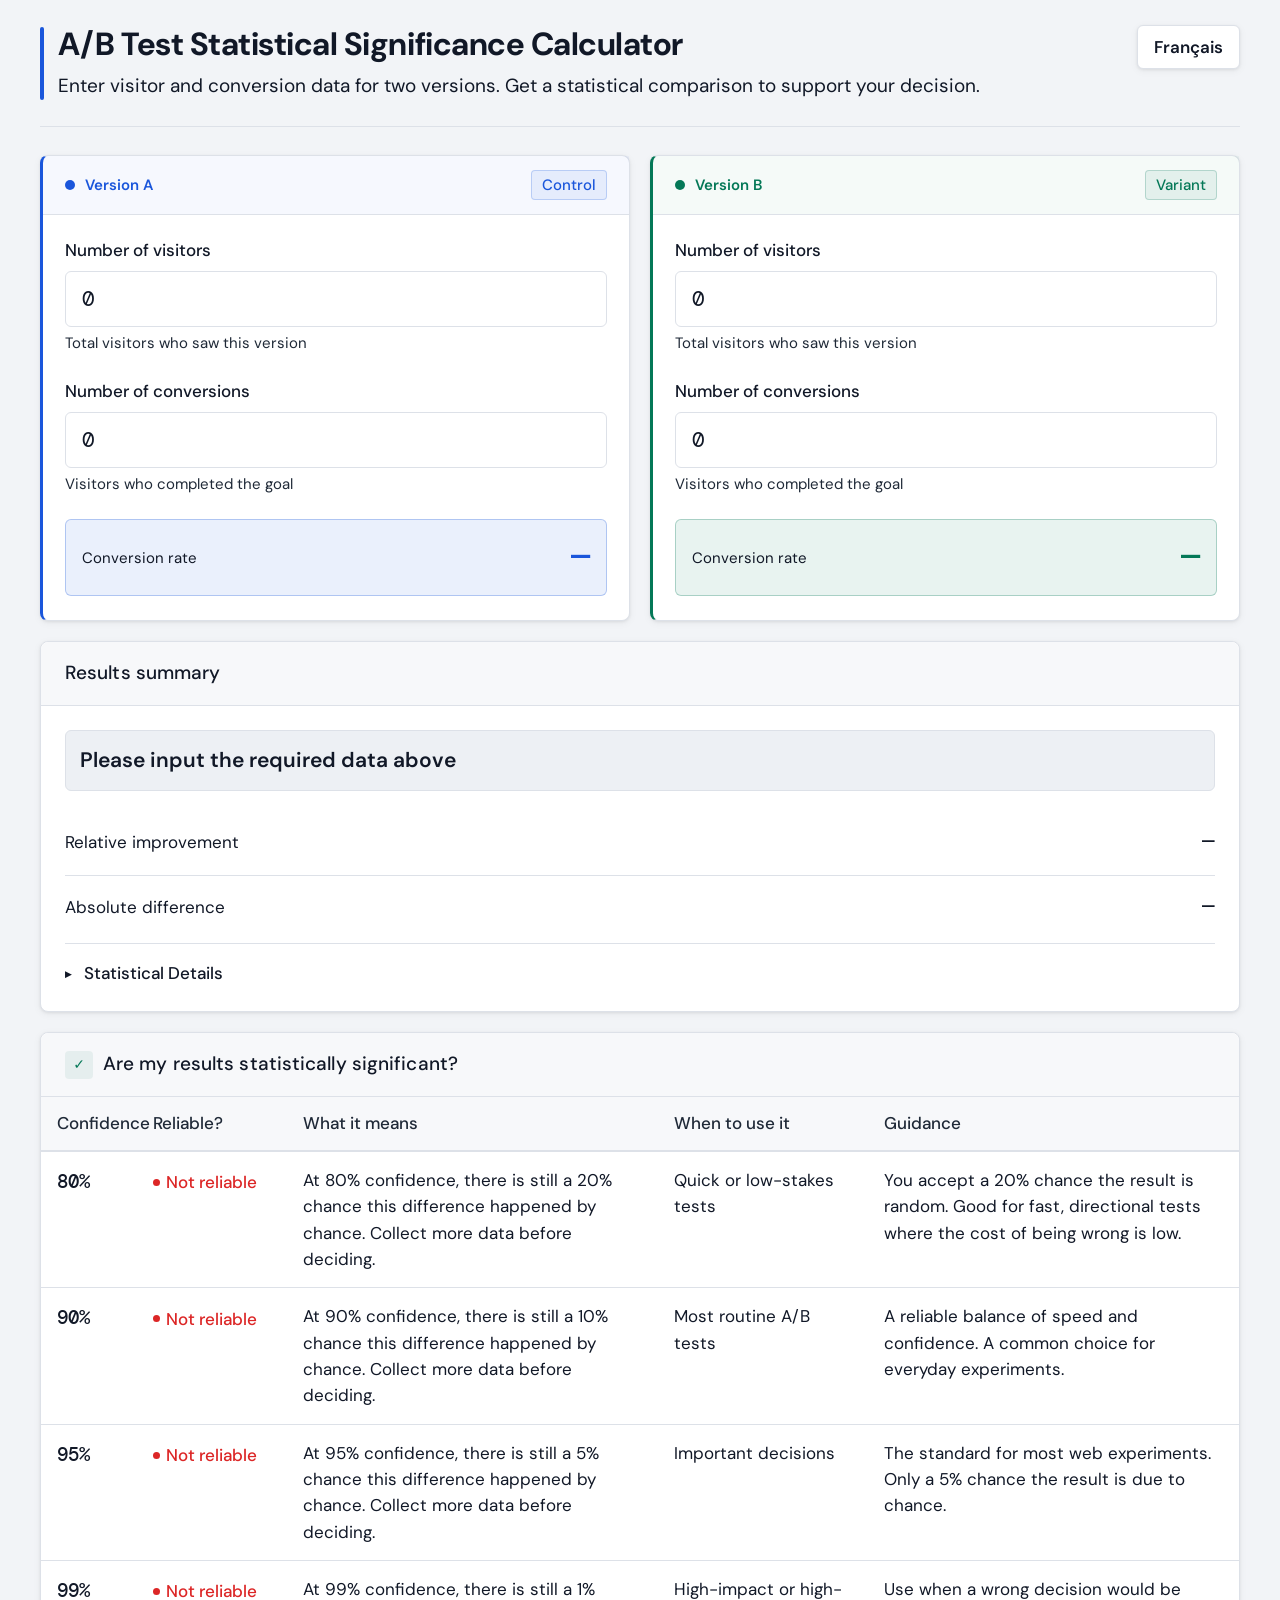
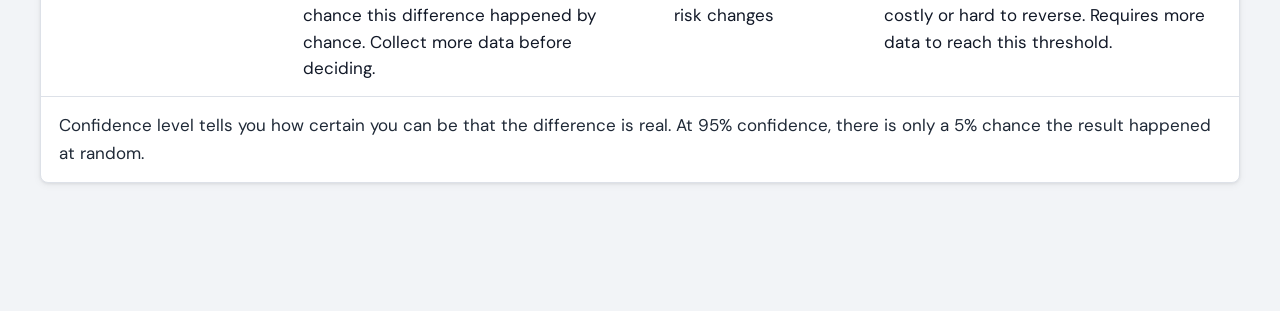
<file: index.html>
<!doctype html>
<html lang="en" data-lang="en">
<head>
  <meta charset="utf-8"/>
  <meta name="viewport" content="width=device-width, initial-scale=1"/>
  <title>A/B Test Statistical Significance Calculator</title>
  <link rel="preconnect" href="https://fonts.googleapis.com">
  <link href="https://fonts.googleapis.com/css2?family=DM+Sans:ital,opsz,wght@0,9..40,300;0,9..40,400;0,9..40,500;0,9..40,600;0,9..40,700;1,9..40,400&family=DM+Mono:wght@400;500&display=swap" rel="stylesheet">
  <link rel="stylesheet" href="css/style.css">
</head>
<body>
  <!-- ══ Main content ══ -->
  <div class="container">

<!-- ══ Tool: Statistical significance calculator ══ -->
    <div class="tool-section" id="ab-test-calculator">

      <div class="tool-section-header">
        <div class="tool-section-title">
          <h1 data-i18n-en>A/B Test Statistical Significance Calculator</h1>
          <h1 data-i18n-fr>Calculateur de signification statistique de test A/B</h1>
          <p data-i18n-en>Enter visitor and conversion data for two versions. Get a statistical comparison to support your decision.</p>
          <p data-i18n-fr>Saisissez les données de visiteurs et de conversions pour deux versions. Obtenez une comparaison statistique pour appuyer votre décision.</p>
        </div>
        <button class="language-toggle" id="lang-toggle" type="button" aria-label="Changer de langue / Switch language">
          <span class="lbl-to-fr">Français</span>
          <span class="lbl-to-en">EN</span>
        </button>
      </div>

      <!-- ══ Inputs ══ -->
      <section class="section versions-grid">

        <!-- Version A (Control) -->
        <div class="version-card version-a">
          <div class="version-bar">
            <span class="version-dot"></span>
            <span class="version-label">Version A</span>
            <span class="version-tag" data-i18n-en>Control</span>
            <span class="version-tag" data-i18n-fr>Témoin</span>
          </div>
          <div class="version-fields">
            <div class="field">
              <label class="field-label" for="visA">
                <span data-i18n-en>Number of visitors</span><span data-i18n-fr>Nombre de visiteurs</span>
              </label>
              <input id="visA" name="visA" type="number" inputmode="numeric" min="0" step="1" value="0"/>
              <span class="field-hint" data-i18n-en>Total visitors who saw this version</span>
              <span class="field-hint" data-i18n-fr>Total des visiteurs ayant vu cette version</span>
            </div>
            <div class="field">
              <label class="field-label" for="convA">
                <span data-i18n-en>Number of conversions</span><span data-i18n-fr>Nombre de conversions</span>
              </label>
              <input id="convA" name="convA" type="number" inputmode="numeric" min="0" step="1" value="0"/>
              <span class="field-hint" data-i18n-en>Visitors who completed the goal</span>
              <span class="field-hint" data-i18n-fr>Visiteurs ayant atteint l'objectif</span>
            </div>
            <div class="rate-badge">
              <span class="rate-badge-label" data-i18n-en>Conversion rate</span>
              <span class="rate-badge-label" data-i18n-fr>Taux de conversion</span>
              <span class="rate-badge-value" id="rateA" aria-live="polite">–</span>
            </div>
          </div>
        </div>

        <!-- Version B (Variant) -->
        <div class="version-card version-b">
          <div class="version-bar">
            <span class="version-dot"></span>
            <span class="version-label">Version B</span>
            <span class="version-tag" data-i18n-en>Variant</span>
            <span class="version-tag" data-i18n-fr>Variante</span>
          </div>
          <div class="version-fields">
            <div class="field">
              <label class="field-label" for="visB">
                <span data-i18n-en>Number of visitors</span><span data-i18n-fr>Nombre de visiteurs</span>
              </label>
              <input id="visB" name="visB" type="number" inputmode="numeric" min="0" step="1" value="0"/>
              <span class="field-hint" data-i18n-en>Total visitors who saw this version</span>
              <span class="field-hint" data-i18n-fr>Total des visiteurs ayant vu cette version</span>
            </div>
            <div class="field">
              <label class="field-label" for="convB">
                <span data-i18n-en>Number of conversions</span><span data-i18n-fr>Nombre de conversions</span>
              </label>
              <input id="convB" name="convB" type="number" inputmode="numeric" min="0" step="1" value="0"/>
              <span class="field-hint" data-i18n-en>Visitors who completed the goal</span>
              <span class="field-hint" data-i18n-fr>Visiteurs ayant atteint l'objectif</span>
            </div>
            <div class="rate-badge">
              <span class="rate-badge-label" data-i18n-en>Conversion rate</span>
              <span class="rate-badge-label" data-i18n-fr>Taux de conversion</span>
              <span class="rate-badge-value" id="rateB" aria-live="polite">–</span>
            </div>
          </div>
        </div>
      </section>

      <!-- ══ Results area ══ -->
      <div id="results-area">

        <section class="section card">
          <div class="card-header">
            <span class="card-title" data-i18n-en>Results summary</span>
            <span class="card-title" data-i18n-fr>Résumé des résultats</span>
          </div>
          <div class="card-body">
            <div class="winner-block tie" id="winner-block">
              <div class="winner-name" id="winner" aria-live="polite">–</div>
              <div class="winner-desc" id="winner-desc">–</div>
            </div>
            <div class="result-row">
              <span class="result-key">
                <span class="tt" tabindex="0"
                  data-tip-title-en="Relative improvement"
                  data-tip-en="How much better (or worse) Version B performs compared to Version A. Formula: (Rate B − Rate A) ÷ Rate A × 100."
                  data-tip-title-fr="Amélioration relative"
                  data-tip-fr="Dans quelle mesure la version B performe mieux (ou moins bien) que la version A. Formule : (Taux B − Taux A) ÷ Taux A × 100.">
                  <span data-i18n-en>Relative improvement</span>
                  <span data-i18n-fr>Amélioration relative</span>
                </span>
              </span>
              <span class="result-val" id="improve" aria-live="polite">–</span>
            </div>
            <div class="result-row">
              <span class="result-key">
                <span class="tt" tabindex="0"
                  data-tip-title-en="Absolute difference (percentage points)"
                  data-tip-en="The raw gap between conversion rates. Example: if Version A converts at 5% and Version B at 7%, the absolute difference is +2.00 pp."
                  data-tip-title-fr="Différence absolue (points de pourcentage)"
                  data-tip-fr="L'écart brut entre les taux de conversion. Exemple : si la version A convertit à 5 % et la version B à 7 %, la différence absolue est de +2,00 pp.">
                  <span data-i18n-en>Absolute difference</span>
                  <span data-i18n-fr>Différence absolue</span>
                </span>
              </span>
              <span class="result-val" id="abs-diff" aria-live="polite">–</span>
            </div>
            <details class="adv-details">
              <summary>
                <span data-i18n-en>&nbsp;Statistical Details</span>
                <span data-i18n-fr>&nbsp;Détails statistiques</span>
              </summary>
              <div class="stat-grid">
                <div class="stat-cell">
                  <div class="stat-cell-label">
                    <span class="tt" tabindex="0"
                      data-tip-title-en="Pooled proportion"
                      data-tip-en="Combined conversion rate across both groups. Used internally to calculate the test statistic."
                      data-tip-title-fr="Proportion groupée"
                      data-tip-fr="Taux de conversion combiné des deux groupes. Utilisé en interne pour calculer la statistique de test.">
                      <span data-i18n-en>Pooled proportion</span><span data-i18n-fr>Proportion groupée</span>
                    </span>
                  </div>
                  <div class="stat-cell-value" id="pooled" aria-live="polite">–</div>
                </div>
                <div class="stat-cell">
                  <div class="stat-cell-label">
                    <span class="tt" tabindex="0"
                      data-tip-title-en="Standard error"
                      data-tip-en="How much random variation we expect in the difference between the two conversion rates."
                      data-tip-title-fr="Erreur standard"
                      data-tip-fr="La variation aléatoire attendue dans la différence entre les deux taux de conversion.">
                      <span data-i18n-en>Standard error</span><span data-i18n-fr>Erreur standard</span>
                    </span>
                  </div>
                  <div class="stat-cell-value" id="se" aria-live="polite">–</div>
                </div>
                <div class="stat-cell">
                  <div class="stat-cell-label">
                    <span class="tt" tabindex="0"
                      data-tip-title-en="Z‑score"
                      data-tip-en="How many standard errors the observed difference is from zero. A larger absolute value means a more reliable result."
                      data-tip-title-fr="Score Z"
                      data-tip-fr="Le nombre d'erreurs standard qui séparent la différence observée de zéro. Une valeur absolue plus grande signifie un résultat plus fiable.">
                      <span data-i18n-en>Z‑score</span><span data-i18n-fr>Score Z</span>
                    </span>
                  </div>
                  <div class="stat-cell-value" id="z" aria-live="polite">–</div>
                </div>
                <div class="stat-cell">
                  <div class="stat-cell-label">
                    <span class="tt" tabindex="0"
                      data-tip-title-en="P‑value"
                      data-tip-en="The chance that a difference this large happened randomly. Below 0.05 is generally considered reliable."
                      data-tip-title-fr="Valeur p"
                      data-tip-fr="La probabilité que cette différence soit due au hasard. En dessous de 0,05 est généralement considéré comme fiable.">
                      <span data-i18n-en>P‑value</span><span data-i18n-fr>Valeur p</span>
                    </span>
                  </div>
                  <div class="stat-cell-value" id="p" aria-live="polite">–</div>
                </div>
              </div>
            </details>
          </div>
        </section>

        <section class="section card">
          <div class="card-header">
            <div class="card-icon green">✓</div>
            <span class="card-title" data-i18n-en>Are my results statistically significant?</span>
            <span class="card-title" data-i18n-fr>Mes résultats sont-ils statistiquement significatifs ?</span>
          </div>
          <div style="overflow-x:auto">
            <table class="interp-table" aria-describedby="interphelp">
              <thead>
                <tr>
                  <th scope="col">
                    <span class="tt" tabindex="0"
                      data-tip-title-en="Confidence level"
                      data-tip-en="How certain you want to be that the difference is real and not due to chance."
                      data-tip-title-fr="Niveau de confiance"
                      data-tip-fr="À quel point vous voulez être certain que la différence est réelle et non due au hasard.">
                      <span data-i18n-en>Confidence</span><span data-i18n-fr>Confiance</span>
                    </span>
                  </th>
                  <th scope="col"><span data-i18n-en>Reliable?</span><span data-i18n-fr>Fiable ?</span></th>
                  <th scope="col"><span data-i18n-en>What it means</span><span data-i18n-fr>Ce que cela signifie</span></th>
                  <th scope="col"><span data-i18n-en>When to use it</span><span data-i18n-fr>Quand l'utiliser</span></th>
                  <th scope="col"><span data-i18n-en>Guidance</span><span data-i18n-fr>Conseils</span></th>
                </tr>
              </thead>
              <tbody id="tbody"></tbody>
            </table>
          </div>
          <div class="interp-help">
            <p id="interphelp">
              <span data-i18n-en>Confidence level tells you how certain you can be that the difference is real. At 95% confidence, there is only a 5% chance the result happened at random.</span>
              <span data-i18n-fr>Le niveau de confiance indique à quel point vous pouvez être certain que la différence est réelle. À 95 % de confiance, il n'y a que 5 % de chance que le résultat soit dû au hasard.</span>
            </p>
          </div>
        </section>

      </div><!-- /results-area -->

    </div><!-- /tool-section -->

  </div><!-- /container -->


<script src="js/script.js"></script>
</body>
</html>
</file>
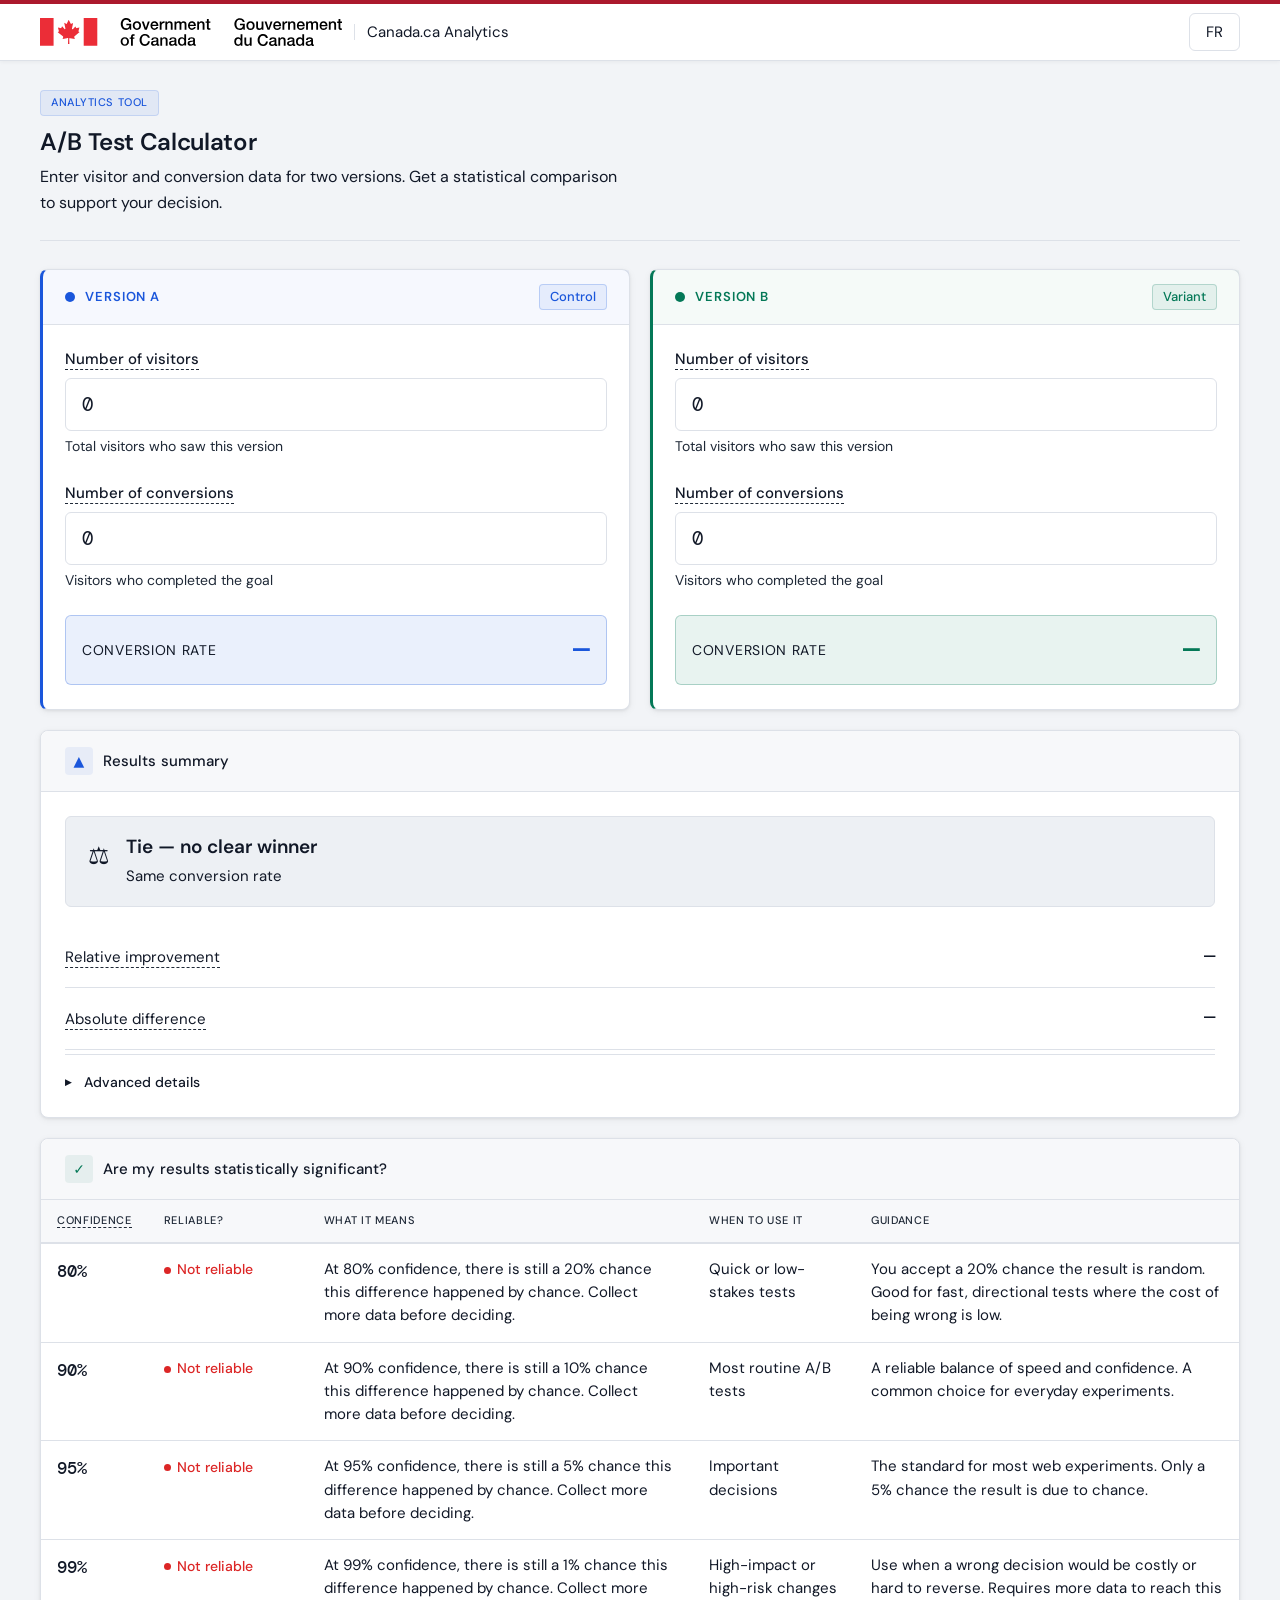
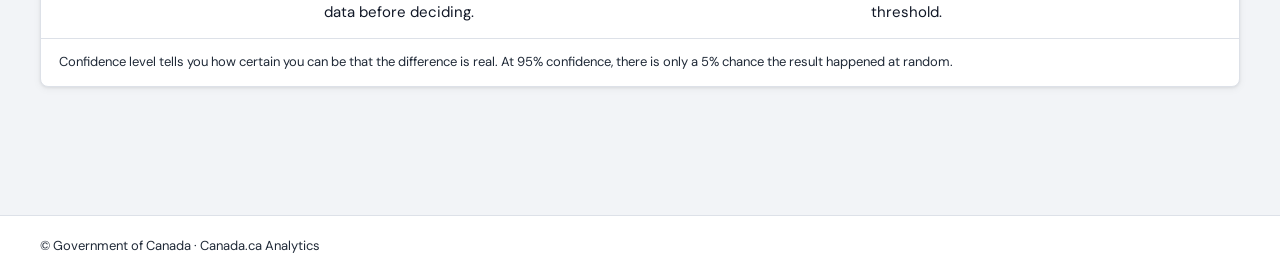
<file: ab-test-calculator.html>
<!doctype html>
<html lang="en" data-lang="en">
<head>
  <meta charset="utf-8"/>
  <meta name="viewport" content="width=device-width, initial-scale=1"/>
  <title>A/B Test Calculator — Canada.ca Analytics</title>
  <link rel="preconnect" href="https://fonts.googleapis.com">
  <link href="https://fonts.googleapis.com/css2?family=DM+Sans:ital,opsz,wght@0,9..40,300;0,9..40,400;0,9..40,500;0,9..40,600;0,9..40,700;1,9..40,400&family=DM+Mono:wght@400;500&display=swap" rel="stylesheet">
  <style>
    :root {
      --bg:           #f2f4f7;
      --surface:      #ffffff;
      --surface-2:    #f7f8fa;
      --surface-3:    #edf0f4;
      --border:       #dde1e8;
      --border-hover: #b8becb;
      --ink:          #111827;
      --ink-2:        #111827;
      --ink-3:        #1f2937;
      --brand:        #1a56db;
      --brand-dim:    rgba(26,86,219,.07);
      --brand-glow:   rgba(26,86,219,.2);
      --green:        #047857;
      --green-dim:    rgba(4,120,87,.07);
      --red:          #dc2626;
      --red-dim:      rgba(220,38,38,.07);
      --focus:        rgba(26,86,219,.25);
      --shadow-card:  0 1px 3px rgba(0,0,0,.07), 0 2px 8px rgba(0,0,0,.05);
      --tooltip-bg:   #ffffff;
      --tooltip-bdr:  #dde1e8;
      --tooltip-ink:        #111827;
      --tooltip-ink-strong: #111827;
      --canada-red:   #ab192d;
      --radius-sm: 4px;
      --radius-md: 6px;
      --radius-lg: 8px;
      --font:      'DM Sans', system-ui, sans-serif;
      --mono:      'DM Mono', ui-monospace, monospace;
      --tr:        140ms cubic-bezier(.2,.8,.4,1);
    }

    *, *::before, *::after { box-sizing: border-box; margin: 0; padding: 0; }
    html, body {
      background: var(--bg); color: var(--ink);
      font-family: var(--font); font-size: 18px; line-height: 1.6;
      min-height: 100vh; -webkit-font-smoothing: antialiased;
    }

    /* ── Site bar ── */
    .site-bar {
      background: var(--surface);
      border-top: 4px solid var(--canada-red);
      border-bottom: 1px solid var(--border);
      position: sticky; top: 0; z-index: 200;
      box-shadow: 0 1px 4px rgba(0,0,0,.05);
    }
    .site-bar-inner {
      padding: 0 40px;
      height: 56px; display: flex; align-items: center; justify-content: space-between; gap: 16px;
    }
    .site-wordmark { display: flex; align-items: center; gap: 12px; text-decoration: none; }
    .site-wordmark-img { height: 28px; width: auto; display: block; flex-shrink: 0; }
    .site-name-divider { width: 1px; height: 16px; background: var(--border); flex-shrink: 0; }
    .site-name-secondary { font-size: 15px; font-weight: 400; color: var(--ink-2); white-space: nowrap; }

    /* ── Layout ── */
    .container { padding: 25px 40px 72px; }

    /* ── Controls ── */
    .controls { display: flex; align-items: center; gap: 8px; flex-shrink: 0; }
    .toggle-btn {
      display: inline-flex; align-items: center; gap: 6px; padding: 8px 16px;
      background: var(--surface); border: 1px solid var(--border); border-radius: var(--radius-md);
      color: var(--ink-2); font-family: var(--font); font-size: 15px; font-weight: 400;
      cursor: pointer; user-select: none; white-space: nowrap;
      transition: background var(--tr), border-color var(--tr), color var(--tr);
    }
    .toggle-btn:hover { background: var(--surface-3); border-color: var(--border-hover); color: var(--ink); }
    .toggle-btn:focus { outline: none; box-shadow: 0 0 0 3px var(--focus); }

    /* Lang label swap */
    #lang-toggle .lbl-to-fr { display: inline; }
    #lang-toggle .lbl-to-en { display: none; }
    [data-lang="fr"] #lang-toggle .lbl-to-fr { display: none; }
    [data-lang="fr"] #lang-toggle .lbl-to-en { display: inline; }

    /* ── i18n ── */
    [data-i18n-fr] { display: none !important; }
    [data-lang="fr"] [data-i18n-en] { display: none !important; }
    [data-lang="fr"] [data-i18n-fr] { display: revert !important; }

    /* ── Breadcrumb ── */
    .breadcrumb { padding: 20px 0; margin-bottom: 32px; border-bottom: 1px solid var(--border); }
    .breadcrumb a {
      font-size: 14px; font-weight: 400; color: var(--brand);
      text-decoration: none; display: inline-flex; align-items: center; gap: 5px;
    }
    .breadcrumb a:hover { text-decoration: underline; }
    .breadcrumb a:focus { outline: 2px solid var(--brand); outline-offset: 2px; border-radius: 2px; }

    /* ── Tool section ── */
    .tool-section { margin-bottom: 56px; }
    .tool-section-header {
      margin-bottom: 28px; padding-bottom: 24px;
      border-bottom: 1px solid var(--border);
    }
    .tool-tag {
      display: inline-block;
      font-size: 11px; font-weight: 500;
      color: var(--brand); background: var(--brand-dim);
      padding: 3px 10px; border-radius: var(--radius-sm);
      border: 1px solid rgba(26,86,219,.15);
      letter-spacing: .05em; text-transform: uppercase;
      margin-bottom: 12px;
    }
    .tool-section-header h1 {
      font-size: 24px; font-weight: 600; color: var(--ink);
      letter-spacing: -.015em; margin-bottom: 8px; line-height: 1.2;
    }
    .tool-section-header p {
      font-size: 16px; font-weight: 400; color: var(--ink-2);
      max-width: 580px; line-height: 1.6; margin: 0;
    }

    /* ── Card ── */
    .card {
      background: var(--surface); border: 1px solid var(--border);
      border-radius: var(--radius-lg); box-shadow: var(--shadow-card); overflow: visible;
      transition: border-color var(--tr);
    }
    .card:hover { border-color: var(--border-hover); }
    .card-header {
      display: flex; align-items: center; gap: 10px;
      padding: 16px 24px; border-bottom: 1px solid var(--border);
      background: var(--surface-2);
      border-radius: var(--radius-lg) var(--radius-lg) 0 0;
    }
    .card-icon { width: 28px; height: 28px; border-radius: var(--radius-sm); display: flex; align-items: center; justify-content: center; font-size: 14px; flex-shrink: 0; }
    .card-icon.blue  { background: var(--brand-dim); color: var(--brand); }
    .card-icon.green { background: var(--green-dim); color: var(--green); }
    .card-icon.gray  { background: var(--surface-3); color: var(--ink-2); }
    .card-title { font-size: 15px; font-weight: 500; color: var(--ink); letter-spacing: .005em; }
    .card-body { padding: 24px; }

    /* ── Grids ── */
    .versions-grid { display: grid; gap: 20px; }
    @media (min-width: 720px) { .versions-grid { grid-template-columns: 1fr 1fr; } }

    /* ── Version cards ── */
    .version-card {
      background: var(--surface); border: 1px solid var(--border);
      border-radius: var(--radius-lg); overflow: visible; box-shadow: var(--shadow-card);
      transition: border-color var(--tr);
    }
    .version-card:hover { border-color: var(--border-hover); }
    .version-card.version-a { border-left: 3px solid var(--brand); }
    .version-card.version-b { border-left: 3px solid var(--green); }
    .version-card.version-a .version-bar { background: rgba(26,86,219,.04); border-bottom: 1px solid var(--border); }
    .version-card.version-b .version-bar { background: rgba(4,120,87,.04); border-bottom: 1px solid var(--border); }
    .version-bar { padding: 14px 22px; display: flex; align-items: center; gap: 10px; }
    .version-dot { width: 10px; height: 10px; border-radius: 50%; flex-shrink: 0; }
    .version-a .version-dot { background: var(--brand); }
    .version-b .version-dot { background: var(--green); }
    .version-label { font-size: 13px; font-weight: 600; letter-spacing: .07em; text-transform: uppercase; }
    .version-a .version-label { color: var(--brand); }
    .version-b .version-label { color: var(--green); }
    .version-tag {
      margin-left: auto; font-size: 13px; font-weight: 500;
      padding: 2px 10px; border-radius: var(--radius-sm);
      border: 1px solid transparent;
    }
    .version-a .version-tag { color: var(--brand); background: var(--brand-dim); border-color: rgba(26,86,219,.22); }
    .version-b .version-tag { color: var(--green); background: var(--green-dim); border-color: rgba(4,120,87,.22); }
    .version-fields { padding: 22px 22px 24px; }

    /* ── Fields ── */
    .field { margin-bottom: 24px; }
    .field:last-child { margin-bottom: 0; }
    .field-label { display: block; font-size: 15px; font-weight: 500; color: var(--ink); margin-bottom: 7px; }
    .field-hint  { display: block; font-size: 14px; font-weight: 400; color: var(--ink-3); margin-top: 6px; line-height: 1.4; }

    input[type=number] {
      width: 100%; padding: 13px 16px;
      background: var(--surface); border: 1.5px solid var(--border);
      border-radius: var(--radius-md); color: var(--ink);
      font-family: var(--mono); font-size: 19px;
      transition: border-color var(--tr), box-shadow var(--tr), background var(--tr);
      -moz-appearance: textfield;
    }
    input[type=number]::-webkit-inner-spin-button,
    input[type=number]::-webkit-outer-spin-button { -webkit-appearance: none; }
    input[type=number]:hover { border-color: var(--border-hover); }
    input[type=number]:focus { outline: none; border-color: var(--brand); background: #fff; box-shadow: 0 0 0 3px var(--focus); }
    input[type=number].err { border-color: rgba(220,38,38,.5); background: rgba(220,38,38,.03); box-shadow: 0 0 0 3px rgba(220,38,38,.12); }

    /* ── Rate badge ── */
    .rate-badge {
      display: flex; align-items: center; justify-content: space-between;
      margin-top: 18px; padding: 12px 16px; border-radius: var(--radius-md);
    }
    .version-a .rate-badge { background: rgba(26,86,219,.09); border: 1px solid rgba(26,86,219,.28); }
    .version-b .rate-badge { background: rgba(4,120,87,.09); border: 1px solid rgba(4,120,87,.28); }
    .rate-badge-label { font-size: 14px; font-weight: 400; color: var(--ink-2); text-transform: uppercase; letter-spacing: .05em; }
    .rate-badge-value { font-family: var(--mono); font-size: 28px; font-weight: 500; letter-spacing: -.01em; }
    .version-a .rate-badge-value { color: var(--brand); }
    .version-b .rate-badge-value { color: var(--green); }

    /* ── Winner block ── */
    .winner-block { border-radius: var(--radius-md); padding: 18px 22px; margin-bottom: 20px; display: flex; align-items: flex-start; gap: 16px; }
    .winner-block.tie            { background: var(--surface-3); border: 1px solid var(--border); }
    .winner-block.version-a-wins { background: var(--brand-dim); border: 1px solid rgba(26,86,219,.2); }
    .winner-block.version-b-wins { background: var(--green-dim); border: 1px solid rgba(4,120,87,.2); }
    .winner-icon { font-size: 24px; flex-shrink: 0; margin-top: 2px; }
    .winner-name { font-size: 19px; font-weight: 600; color: var(--ink); line-height: 1.3; }
    .winner-desc { font-size: 15px; font-weight: 400; color: var(--ink-2); margin-top: 4px; }

    /* ── Result rows ── */
    .result-row { display: flex; align-items: center; justify-content: space-between; padding: 15px 0; border-bottom: 1px solid var(--border); gap: 16px; }
    .result-row:last-child { border-bottom: none; }
    .result-key { font-size: 15px; font-weight: 400; color: var(--ink-2); flex-shrink: 0; }
    .result-val { font-family: var(--mono); font-size: 19px; color: var(--ink); font-weight: 400; text-align: right; }
    .result-val.positive { color: var(--green); }
    .result-val.negative { color: var(--red); }

    /* ── Advanced details ── */
    .adv-details { margin-top: 4px; border-top: 1px solid var(--border); }
    .adv-details summary {
      display: flex; align-items: center; gap: 8px;
      font-size: 14px; font-weight: 500; color: var(--ink);
      cursor: pointer; padding: 16px 0 0;
      list-style: none; user-select: none; transition: color var(--tr);
    }
    .adv-details summary::-webkit-details-marker { display: none; }
    .adv-details summary::before { content: '▶'; font-size: 9px; transition: transform var(--tr); display: inline-block; }
    .adv-details[open] summary::before { transform: rotate(90deg); }
    .adv-details summary:hover { color: var(--ink-2); }
    .adv-details summary:focus { outline: none; color: var(--brand); }

    /* ── Stat grid ── */
    .stat-grid { display: grid; grid-template-columns: 1fr 1fr; gap: 1px; background: var(--border); border-radius: var(--radius-md); overflow: hidden; margin-top: 14px; }
    .stat-cell { background: var(--surface-2); padding: 16px 18px; transition: background var(--tr); }
    .stat-cell:hover { background: var(--surface-3); }
    .stat-cell-label { font-size: 13px; font-weight: 400; color: var(--ink-3); letter-spacing: .05em; margin-bottom: 6px; text-transform: uppercase; }
    .stat-cell-value { font-family: var(--mono); font-size: 17px; font-weight: 400; color: var(--ink); }

    /* ── Interpretation table ── */
    .interp-table { width: 100%; border-collapse: collapse; min-width: 640px; }
    .interp-table thead th { padding: 12px 16px; text-align: left; font-size: 11px; font-weight: 500; letter-spacing: .06em; text-transform: uppercase; color: var(--ink-3); border-bottom: 2px solid var(--border); background: var(--surface-2); }
    .interp-table tbody tr { border-bottom: 1px solid var(--border); transition: background var(--tr); }
    .interp-table tbody tr:last-child { border-bottom: none; }
    .interp-table tbody tr:hover { background: var(--surface-2); }
    .interp-table td { padding: 14px 16px; vertical-align: top; font-size: 15px; color: var(--ink-2); line-height: 1.55; }
    .interp-table td:first-child { font-family: var(--mono); font-size: 17px; font-weight: 500; color: var(--ink); white-space: nowrap; width: 72px; }
    .interp-table td:nth-child(2) { width: 160px; }
    .tsig { display: inline-flex; align-items: center; gap: 6px; font-family: var(--font); font-size: 14px; font-weight: 500; }
    .tsig.ok { color: var(--green); }
    .tsig.no { color: var(--red); }
    .tsig::before { content: ''; width: 7px; height: 7px; border-radius: 50%; background: currentColor; flex-shrink: 0; }

    /* ── Tooltips ── */
    .tt { position: relative; border-bottom: 1px dashed var(--ink-3); cursor: help; }
    .tt:focus { outline: 2px solid var(--brand); border-radius: 2px; }
    .tooltip { position: absolute; left: 0; top: calc(100% + 8px); background: var(--tooltip-bg); border: 1px solid var(--tooltip-bdr); border-radius: var(--radius-md); padding: 12px 14px; max-width: 340px; min-width: 220px; width: max-content; font-size: 13px; line-height: 1.6; color: var(--tooltip-ink); box-shadow: 0 4px 16px rgba(0,0,0,.1); z-index: 100; display: none; white-space: normal; font-family: var(--font); }
    .tooltip .title { font-weight: 600; color: var(--tooltip-ink-strong); display: block; margin-bottom: 4px; font-size: 13px; }
    .tooltip::before { content: ''; position: absolute; left: 12px; top: -5px; width: 8px; height: 8px; background: var(--tooltip-bg); border-left: 1px solid var(--tooltip-bdr); border-top: 1px solid var(--tooltip-bdr); transform: rotate(45deg); }
    .tooltip[data-show="true"] { display: block; }
    @media (max-width: 520px) { .tooltip { max-width: 88vw; } }

    /* ── Spacing ── */
    .section { margin-bottom: 20px; }

    /* ── Site footer ── */
    .site-footer { background: var(--surface); border-top: 1px solid var(--border); }
    .site-footer-inner { padding: 20px 40px; display: flex; align-items: center; justify-content: space-between; gap: 12px; flex-wrap: wrap; }
    .footer-copy { font-size: 13px; font-weight: 400; color: var(--ink-3); }

    /* ── Flash ── */
    @keyframes flash { 0%{opacity:.2} 100%{opacity:1} }
    .updated { animation: flash .3s ease; }
  </style>
</head>
<body>

  <!-- ══ Site bar ══ -->
  <div class="site-bar" role="banner">
    <div class="site-bar-inner">
      <a href="index.html" class="site-wordmark">
        <img src="sig-blk-en.svg" alt="Government of Canada" class="site-wordmark-img"/>
        <span class="site-name-divider" aria-hidden="true"></span>
        <span class="site-name-secondary" data-i18n-en>Canada.ca Analytics</span>
        <span class="site-name-secondary" data-i18n-fr>Analytique Canada.ca</span>
      </a>
      <div class="controls">
        <button class="toggle-btn" id="lang-toggle" aria-label="Changer de langue / Switch language">
          <span class="lbl-to-fr">FR</span>
          <span class="lbl-to-en">EN</span>
        </button>
      </div>
    </div>
  </div>

  <!-- ══ Main content ══ -->
  <div class="container">

<!-- ══ Tool: A/B Test Calculator ══ -->
    <div class="tool-section" id="ab-test-calculator">

      <div class="tool-section-header">
        <span class="tool-tag" data-i18n-en>Analytics tool</span>
        <span class="tool-tag" data-i18n-fr>Outil d'analyse</span>
        <h1 data-i18n-en>A/B Test Calculator</h1>
        <h1 data-i18n-fr>Calculateur de test A/B</h1>
        <p data-i18n-en>Enter visitor and conversion data for two versions. Get a statistical comparison to support your decision.</p>
        <p data-i18n-fr>Saisissez les données de visiteurs et de conversions pour deux versions. Obtenez une comparaison statistique pour appuyer votre décision.</p>
      </div>

      <!-- ══ Inputs ══ -->
      <section class="section versions-grid">

        <!-- Version A (Control) -->
        <div class="version-card version-a">
          <div class="version-bar">
            <span class="version-dot"></span>
            <span class="version-label">Version A</span>
            <span class="version-tag" data-i18n-en>Control</span>
            <span class="version-tag" data-i18n-fr>Témoin</span>
          </div>
          <div class="version-fields">
            <div class="field">
              <label class="field-label" for="visA">
                <span class="tt" tabindex="0"
                  data-tip-title-en="Number of visitors"  data-tip-en="Total number of users who saw this version of the page."
                  data-tip-title-fr="Nombre de visiteurs" data-tip-fr="Nombre total d'utilisateurs ayant vu cette version de la page.">
                  <span data-i18n-en>Number of visitors</span><span data-i18n-fr>Nombre de visiteurs</span>
                </span>
              </label>
              <input id="visA" name="visA" type="number" inputmode="numeric" min="0" step="1" value="0"/>
              <span class="field-hint" data-i18n-en>Total visitors who saw this version</span>
              <span class="field-hint" data-i18n-fr>Total des visiteurs ayant vu cette version</span>
            </div>
            <div class="field">
              <label class="field-label" for="convA">
                <span class="tt" tabindex="0"
                  data-tip-title-en="Number of conversions" data-tip-en="Number of users who completed the goal — for example, a click, sign-up, or purchase."
                  data-tip-title-fr="Nombre de conversions" data-tip-fr="Nombre d'utilisateurs ayant atteint l'objectif — par exemple, un clic, une inscription ou un achat.">
                  <span data-i18n-en>Number of conversions</span><span data-i18n-fr>Nombre de conversions</span>
                </span>
              </label>
              <input id="convA" name="convA" type="number" inputmode="numeric" min="0" step="1" value="0"/>
              <span class="field-hint" data-i18n-en>Visitors who completed the goal</span>
              <span class="field-hint" data-i18n-fr>Visiteurs ayant atteint l'objectif</span>
            </div>
            <div class="rate-badge">
              <span class="rate-badge-label" data-i18n-en>Conversion rate</span>
              <span class="rate-badge-label" data-i18n-fr>Taux de conversion</span>
              <span class="rate-badge-value" id="rateA" aria-live="polite">–</span>
            </div>
          </div>
        </div>

        <!-- Version B (Variant) -->
        <div class="version-card version-b">
          <div class="version-bar">
            <span class="version-dot"></span>
            <span class="version-label">Version B</span>
            <span class="version-tag" data-i18n-en>Variant</span>
            <span class="version-tag" data-i18n-fr>Variante</span>
          </div>
          <div class="version-fields">
            <div class="field">
              <label class="field-label" for="visB">
                <span class="tt" tabindex="0"
                  data-tip-title-en="Number of visitors"  data-tip-en="Total number of users who saw this version of the page."
                  data-tip-title-fr="Nombre de visiteurs" data-tip-fr="Nombre total d'utilisateurs ayant vu cette version de la page.">
                  <span data-i18n-en>Number of visitors</span><span data-i18n-fr>Nombre de visiteurs</span>
                </span>
              </label>
              <input id="visB" name="visB" type="number" inputmode="numeric" min="0" step="1" value="0"/>
              <span class="field-hint" data-i18n-en>Total visitors who saw this version</span>
              <span class="field-hint" data-i18n-fr>Total des visiteurs ayant vu cette version</span>
            </div>
            <div class="field">
              <label class="field-label" for="convB">
                <span class="tt" tabindex="0"
                  data-tip-title-en="Number of conversions" data-tip-en="Number of users who completed the goal — for example, a click, sign-up, or purchase."
                  data-tip-title-fr="Nombre de conversions" data-tip-fr="Nombre d'utilisateurs ayant atteint l'objectif — par exemple, un clic, une inscription ou un achat.">
                  <span data-i18n-en>Number of conversions</span><span data-i18n-fr>Nombre de conversions</span>
                </span>
              </label>
              <input id="convB" name="convB" type="number" inputmode="numeric" min="0" step="1" value="0"/>
              <span class="field-hint" data-i18n-en>Visitors who completed the goal</span>
              <span class="field-hint" data-i18n-fr>Visiteurs ayant atteint l'objectif</span>
            </div>
            <div class="rate-badge">
              <span class="rate-badge-label" data-i18n-en>Conversion rate</span>
              <span class="rate-badge-label" data-i18n-fr>Taux de conversion</span>
              <span class="rate-badge-value" id="rateB" aria-live="polite">–</span>
            </div>
          </div>
        </div>
      </section>

      <!-- ══ Results area ══ -->
      <div id="results-area">

        <section class="section card">
          <div class="card-header">
            <div class="card-icon blue">▲</div>
            <span class="card-title" data-i18n-en>Results summary</span>
            <span class="card-title" data-i18n-fr>Résumé des résultats</span>
          </div>
          <div class="card-body">
            <div class="winner-block tie" id="winner-block">
              <span class="winner-icon" id="winner-icon">⚖️</span>
              <div>
                <div class="winner-name" id="winner" aria-live="polite">–</div>
                <div class="winner-desc" id="winner-desc">–</div>
              </div>
            </div>
            <div class="result-row">
              <span class="result-key">
                <span class="tt" tabindex="0"
                  data-tip-title-en="Relative improvement"
                  data-tip-en="How much better (or worse) Version B performs compared to Version A. Formula: (Rate B − Rate A) ÷ Rate A × 100."
                  data-tip-title-fr="Amélioration relative"
                  data-tip-fr="Dans quelle mesure la version B performe mieux (ou moins bien) que la version A. Formule : (Taux B − Taux A) ÷ Taux A × 100.">
                  <span data-i18n-en>Relative improvement</span>
                  <span data-i18n-fr>Amélioration relative</span>
                </span>
              </span>
              <span class="result-val" id="improve" aria-live="polite">–</span>
            </div>
            <div class="result-row">
              <span class="result-key">
                <span class="tt" tabindex="0"
                  data-tip-title-en="Absolute difference (percentage points)"
                  data-tip-en="The raw gap between conversion rates. Example: if Version A converts at 5% and Version B at 7%, the absolute difference is +2.00 pp."
                  data-tip-title-fr="Différence absolue (points de pourcentage)"
                  data-tip-fr="L'écart brut entre les taux de conversion. Exemple : si la version A convertit à 5 % et la version B à 7 %, la différence absolue est de +2,00 pp.">
                  <span data-i18n-en>Absolute difference</span>
                  <span data-i18n-fr>Différence absolue</span>
                </span>
              </span>
              <span class="result-val" id="abs-diff" aria-live="polite">–</span>
            </div>
            <details class="adv-details">
              <summary>
                <span data-i18n-en>&nbsp;Advanced details</span>
                <span data-i18n-fr>&nbsp;Détails avancés</span>
              </summary>
              <div class="stat-grid">
                <div class="stat-cell">
                  <div class="stat-cell-label">
                    <span class="tt" tabindex="0"
                      data-tip-title-en="Pooled proportion"
                      data-tip-en="Combined conversion rate across both groups. Used internally to calculate the test statistic."
                      data-tip-title-fr="Proportion groupée"
                      data-tip-fr="Taux de conversion combiné des deux groupes. Utilisé en interne pour calculer la statistique de test.">
                      <span data-i18n-en>Pooled proportion</span><span data-i18n-fr>Proportion groupée</span>
                    </span>
                  </div>
                  <div class="stat-cell-value" id="pooled" aria-live="polite">–</div>
                </div>
                <div class="stat-cell">
                  <div class="stat-cell-label">
                    <span class="tt" tabindex="0"
                      data-tip-title-en="Standard error"
                      data-tip-en="How much random variation we expect in the difference between the two conversion rates."
                      data-tip-title-fr="Erreur standard"
                      data-tip-fr="La variation aléatoire attendue dans la différence entre les deux taux de conversion.">
                      <span data-i18n-en>Standard error</span><span data-i18n-fr>Erreur standard</span>
                    </span>
                  </div>
                  <div class="stat-cell-value" id="se" aria-live="polite">–</div>
                </div>
                <div class="stat-cell">
                  <div class="stat-cell-label">
                    <span class="tt" tabindex="0"
                      data-tip-title-en="Z‑score"
                      data-tip-en="How many standard errors the observed difference is from zero. A larger absolute value means a more reliable result."
                      data-tip-title-fr="Score Z"
                      data-tip-fr="Le nombre d'erreurs standard qui séparent la différence observée de zéro. Une valeur absolue plus grande signifie un résultat plus fiable.">
                      <span data-i18n-en>Z‑score</span><span data-i18n-fr>Score Z</span>
                    </span>
                  </div>
                  <div class="stat-cell-value" id="z" aria-live="polite">–</div>
                </div>
                <div class="stat-cell">
                  <div class="stat-cell-label">
                    <span class="tt" tabindex="0"
                      data-tip-title-en="P‑value"
                      data-tip-en="The chance that a difference this large happened randomly. Below 0.05 is generally considered reliable."
                      data-tip-title-fr="Valeur p"
                      data-tip-fr="La probabilité que cette différence soit due au hasard. En dessous de 0,05 est généralement considéré comme fiable.">
                      <span data-i18n-en>P‑value</span><span data-i18n-fr>Valeur p</span>
                    </span>
                  </div>
                  <div class="stat-cell-value" id="p" aria-live="polite">–</div>
                </div>
              </div>
            </details>
          </div>
        </section>

        <section class="section card">
          <div class="card-header">
            <div class="card-icon green">✓</div>
            <span class="card-title" data-i18n-en>Are my results statistically significant?</span>
            <span class="card-title" data-i18n-fr>Mes résultats sont-ils statistiquement significatifs ?</span>
          </div>
          <div style="overflow-x:auto">
            <table class="interp-table" aria-describedby="interphelp">
              <thead>
                <tr>
                  <th scope="col">
                    <span class="tt" tabindex="0"
                      data-tip-title-en="Confidence level"
                      data-tip-en="How certain you want to be that the difference is real and not due to chance."
                      data-tip-title-fr="Niveau de confiance"
                      data-tip-fr="À quel point vous voulez être certain que la différence est réelle et non due au hasard.">
                      <span data-i18n-en>Confidence</span><span data-i18n-fr>Confiance</span>
                    </span>
                  </th>
                  <th scope="col"><span data-i18n-en>Reliable?</span><span data-i18n-fr>Fiable ?</span></th>
                  <th scope="col"><span data-i18n-en>What it means</span><span data-i18n-fr>Ce que cela signifie</span></th>
                  <th scope="col"><span data-i18n-en>When to use it</span><span data-i18n-fr>Quand l'utiliser</span></th>
                  <th scope="col"><span data-i18n-en>Guidance</span><span data-i18n-fr>Conseils</span></th>
                </tr>
              </thead>
              <tbody id="tbody"></tbody>
            </table>
          </div>
          <div style="padding:13px 18px;border-top:1px solid var(--border)">
            <p id="interphelp" style="font-size:13px;color:var(--ink-3);line-height:1.6">
              <span data-i18n-en>Confidence level tells you how certain you can be that the difference is real. At 95% confidence, there is only a 5% chance the result happened at random.</span>
              <span data-i18n-fr>Le niveau de confiance indique à quel point vous pouvez être certain que la différence est réelle. À 95 % de confiance, il n'y a que 5 % de chance que le résultat soit dû au hasard.</span>
            </p>
          </div>
        </section>

      </div><!-- /results-area -->

    </div><!-- /tool-section -->

  </div><!-- /container -->

  <footer class="site-footer" role="contentinfo">
    <div class="site-footer-inner">
      <span class="footer-copy" data-i18n-en>© Government of Canada · Canada.ca Analytics</span>
      <span class="footer-copy" data-i18n-fr>© Gouvernement du Canada · Analytique Canada.ca</span>
    </div>
  </footer>

<script>
  const STRINGS = {
    en: {
      tie:        'Tie — no clear winner',
      vA:         'Version A (Control) leads',
      vB:         'Version B (Variant) leads',
      awaitDesc:  'Enter your data',
      higherRate: p => `${p}% higher conversion rate`,
      lowerRate:  p => `${p}% lower conversion rate`,
      equalRate:  'Same conversion rate',
      tsigYes:    () => 'Reliable',
      tsigNo:     () => 'Not reliable',
      whoA:       'Version A (Control) has a higher conversion rate.',
      whoB:       'Version B (Variant) has a higher conversion rate.',
      whoTie:     'Both versions have the same conversion rate.',
      rowSig: (c, chance, who) =>
        `At ${c}% confidence, there is only a ${chance}% chance this difference happened by chance. Your results are strong enough to act on. ${who}`,
      rowNot: (c, chance) =>
        `At ${c}% confidence, there is still a ${chance}% chance this difference happened by chance. Collect more data before deciding.`,
      rec:   { 80:'Quick or low-stakes tests', 90:'Most routine A/B tests', 95:'Important decisions', 99:'High-impact or high-risk changes' },
      guide: {
        80: 'You accept a 20% chance the result is random. Good for fast, directional tests where the cost of being wrong is low.',
        90: 'A reliable balance of speed and confidence. A common choice for everyday experiments.',
        95: 'The standard for most web experiments. Only a 5% chance the result is due to chance.',
        99: 'Use when a wrong decision would be costly or hard to reverse. Requires more data to reach this threshold.',
      },
    },
    fr: {
      tie:        'Égalité — pas de gagnant clair',
      vA:         'Version A (Témoin) en tête',
      vB:         'Version B (Variante) en tête',
      awaitDesc:  'Entrez vos données',
      higherRate: p => `Taux de conversion ${p} % plus élevé`,
      lowerRate:  p => `Taux de conversion ${p} % plus bas`,
      equalRate:  'Même taux de conversion',
      tsigYes:    () => 'Fiable',
      tsigNo:     () => 'Non fiable',
      whoA:       'La version A (Témoin) a un taux de conversion plus élevé.',
      whoB:       'La version B (Variante) a un taux de conversion plus élevé.',
      whoTie:     'Les deux versions ont le même taux de conversion.',
      rowSig: (c, chance, who) =>
        `À ${c} % de confiance, il n'y a que ${chance} % de chance que cette différence soit due au hasard. Vos résultats sont fiables. ${who}`,
      rowNot: (c, chance) =>
        `À ${c} % de confiance, il y a encore ${chance} % de chance que cette différence soit due au hasard. Collectez plus de données avant de décider.`,
      rec:   { 80:'Tests rapides ou à faible risque', 90:'La plupart des tests A/B courants', 95:'Décisions importantes', 99:'Changements à fort impact ou à risque élevé' },
      guide: {
        80: 'Vous acceptez 20 % de chance que le résultat soit aléatoire. Bon pour des tests rapides où le coût d\'une erreur est faible.',
        90: 'Un bon équilibre entre rapidité et confiance pour les tests courants.',
        95: 'La norme pour la plupart des expériences web. Seulement 5 % de chance que le résultat soit dû au hasard.',
        99: 'À utiliser quand une mauvaise décision serait coûteuse. Nécessite plus de données.',
      },
    }
  };

  const html = document.documentElement;
  const $    = s => document.querySelector(s);
  const lang = () => html.getAttribute('data-lang') || 'en';
  const s    = () => STRINGS[lang()];
  const fmtPct = (x, dp=2) => isFinite(x) ? (100*x).toFixed(dp) + '%' : '—';

  /* ── Apply saved language preference ── */
  (function() {
    const saved = localStorage.getItem('ca-analytics-lang');
    if (saved && saved !== lang()) {
      html.setAttribute('data-lang', saved);
      html.setAttribute('lang', saved);
    }
  })();

  function flash(el) {
    if (!el) return;
    el.classList.remove('updated'); void el.offsetWidth; el.classList.add('updated');
  }

  function updateRates() {
    const nA = Number($('#visA').value), xA = Number($('#convA').value);
    const nB = Number($('#visB').value), xB = Number($('#convB').value);
    const pA = (nA > 0 && xA <= nA && xA >= 0) ? xA / nA : NaN;
    const pB = (nB > 0 && xB <= nB && xB >= 0) ? xB / nB : NaN;
    const rA = $('#rateA'), rB = $('#rateB');
    const newA = fmtPct(pA), newB = fmtPct(pB);
    if (rA.textContent !== newA) { rA.textContent = newA; flash(rA); }
    if (rB.textContent !== newB) { rB.textContent = newB; flash(rB); }
  }

  ['visA','convA','visB','convB'].forEach(id => {
    document.getElementById(id).addEventListener('input', () => { updateRates(); compute(); });
  });

  function wireHoverTooltips() {
    document.querySelectorAll('.tt').forEach(el => {
      let tip;
      const show = () => {
        const L = lang();
        const title = el.getAttribute(`data-tip-title-${L}`) || el.getAttribute('data-tip-title-en') || 'Help';
        const text  = el.getAttribute(`data-tip-${L}`)       || el.getAttribute('data-tip-en')       || '';
        if (!tip) { tip = document.createElement('div'); tip.className = 'tooltip'; el.appendChild(tip); }
        tip.innerHTML = `<span class="title">${title}</span>${text}`;
        tip.setAttribute('data-show', 'true');
      };
      const hide = () => { if (tip) tip.setAttribute('data-show', 'false'); };
      el.addEventListener('mouseenter', show);
      el.addEventListener('mouseleave', hide);
      el.addEventListener('focus',      show);
      el.addEventListener('blur',       hide);
      el.addEventListener('keydown', e => { if (e.key === 'Escape') hide(); });
    });
  }

  $('#lang-toggle').addEventListener('click', () => {
    const isFr = lang() === 'fr';
    const newLang = isFr ? 'en' : 'fr';
    html.setAttribute('data-lang', newLang);
    html.setAttribute('lang', newLang);
    localStorage.setItem('ca-analytics-lang', newLang);
    compute();
  });

  function phi(x) {
    const b1=0.319381530,b2=-0.356563782,b3=1.781477937,b4=-1.821255978,b5=1.330274429,p=0.2316419,c=0.39894228;
    const t=1/(1+p*Math.abs(x)),z=c*Math.exp(-x*x/2)*((((b5*t+b4)*t+b3)*t+b2)*t+b1)*t,r=1-z;
    return x>=0 ? r : 1-r;
  }

  function compute() {
    const nA=Number($('#visA').value), xA=Number($('#convA').value),
          nB=Number($('#visB').value), xB=Number($('#convB').value);
    const errA = xA > nA || nA < 0 || xA < 0;
    const errB = xB > nB || nB < 0 || xB < 0;
    ['visA','convA','visB','convB'].forEach((id,i) => $('#'+id).classList.toggle('err', i<2 ? errA : errB));
    if (errA || errB) {
      ['#rateA','#rateB','#improve','#abs-diff','#pooled','#se','#z','#p']
        .forEach(id => $(id) && ($(id).textContent = '—'));
      $('#winner-desc').textContent = s().awaitDesc;
      $('#tbody').innerHTML = '';
      return;
    }
    const pA = nA > 0 ? xA / nA : NaN;
    const pB = nB > 0 ? xB / nB : NaN;
    $('#rateA').textContent = fmtPct(pA); flash($('#rateA'));
    $('#rateB').textContent = fmtPct(pB); flash($('#rateB'));
    const lift    = (isFinite(pA) && pA > 0 && isFinite(pB)) ? (pB - pA) / pA : NaN;
    const absDiff = (isFinite(pA) && isFinite(pB)) ? pB - pA : NaN;
    const improveEl = $('#improve'), absDiffEl = $('#abs-diff');
    if (isFinite(lift)) {
      improveEl.textContent = (lift > 0 ? '+' : '') + (100*lift).toFixed(2) + '%';
      improveEl.className = 'result-val' + (lift > 0 ? ' positive' : lift < 0 ? ' negative' : '');
    } else { improveEl.textContent = '—'; improveEl.className = 'result-val'; }
    if (isFinite(absDiff)) {
      absDiffEl.textContent = (absDiff >= 0 ? '+' : '') + (absDiff*100).toFixed(2) + ' pp';
      absDiffEl.className = 'result-val' + (absDiff > 0 ? ' positive' : absDiff < 0 ? ' negative' : '');
    } else { absDiffEl.textContent = '—'; absDiffEl.className = 'result-val'; }
    flash(improveEl); flash(absDiffEl);
    const pooled = (nA+nB) > 0 ? (xA+xB)/(nA+nB) : NaN;
    const se     = (isFinite(pooled) && pooled > 0 && pooled < 1 && nA > 0 && nB > 0)
                   ? Math.sqrt(pooled*(1-pooled)*(1/nA+1/nB)) : NaN;
    const z      = (isFinite(se) && se > 0 && isFinite(pA) && isFinite(pB)) ? (pB-pA)/se : 0;
    const pval   = isFinite(z) ? 2*(1-phi(Math.abs(z))) : NaN;
    [$('#pooled'),$('#se'),$('#z'),$('#p')].forEach(flash);
    $('#pooled').textContent = fmtPct(pooled);
    $('#se').textContent     = isFinite(se)   ? se.toFixed(4)   : '—';
    $('#z').textContent      = isFinite(z)    ? z.toFixed(2)    : '—';
    $('#p').textContent      = isFinite(pval) ? pval.toFixed(4) : '—';
    const S = s(), isTie = !isFinite(pA)||!isFinite(pB)||pA===pB, aWins = !isTie&&pA>pB;
    $('#winner-block').className = 'winner-block '+(isTie?'tie':(aWins?'version-a-wins':'version-b-wins'));
    $('#winner-icon').textContent = isTie?'⚖️':(aWins?'🔵':'🟢');
    $('#winner').textContent = isTie?S.tie:(aWins?S.vA:S.vB);
    const pct = isFinite(lift) ? Math.abs(100*lift).toFixed(2) : null;
    $('#winner-desc').textContent = pct ? (lift>=0?S.higherRate(pct):S.lowerRate(pct)) : S.equalRate;
    const tbody = $('#tbody');
    tbody.innerHTML = '';
    for (const conf of [0.80,0.90,0.95,0.99]) {
      const chance=1-conf, pct100=Math.round(conf*100), chance100=Math.round(chance*100);
      const significant = isFinite(pval) && pval < chance;
      const who = isTie?S.whoTie:(aWins?S.whoA:S.whoB);
      const tr=document.createElement('tr');
      const td1=document.createElement('td'); td1.textContent=`${pct100}%`;
      const td2=document.createElement('td');
      td2.innerHTML=significant?`<span class="tsig ok">${S.tsigYes()}</span>`:`<span class="tsig no">${S.tsigNo()}</span>`;
      const td3=document.createElement('td'); td3.textContent=significant?S.rowSig(pct100,chance100,who):S.rowNot(pct100,chance100);
      const td4=document.createElement('td'); td4.textContent=S.rec[pct100];
      const td5=document.createElement('td'); td5.textContent=S.guide[pct100];
      tr.append(td1,td2,td3,td4,td5); tbody.appendChild(tr);
    }
  }

  wireHoverTooltips();
  compute();
</script>
</body>
</html>
</file>
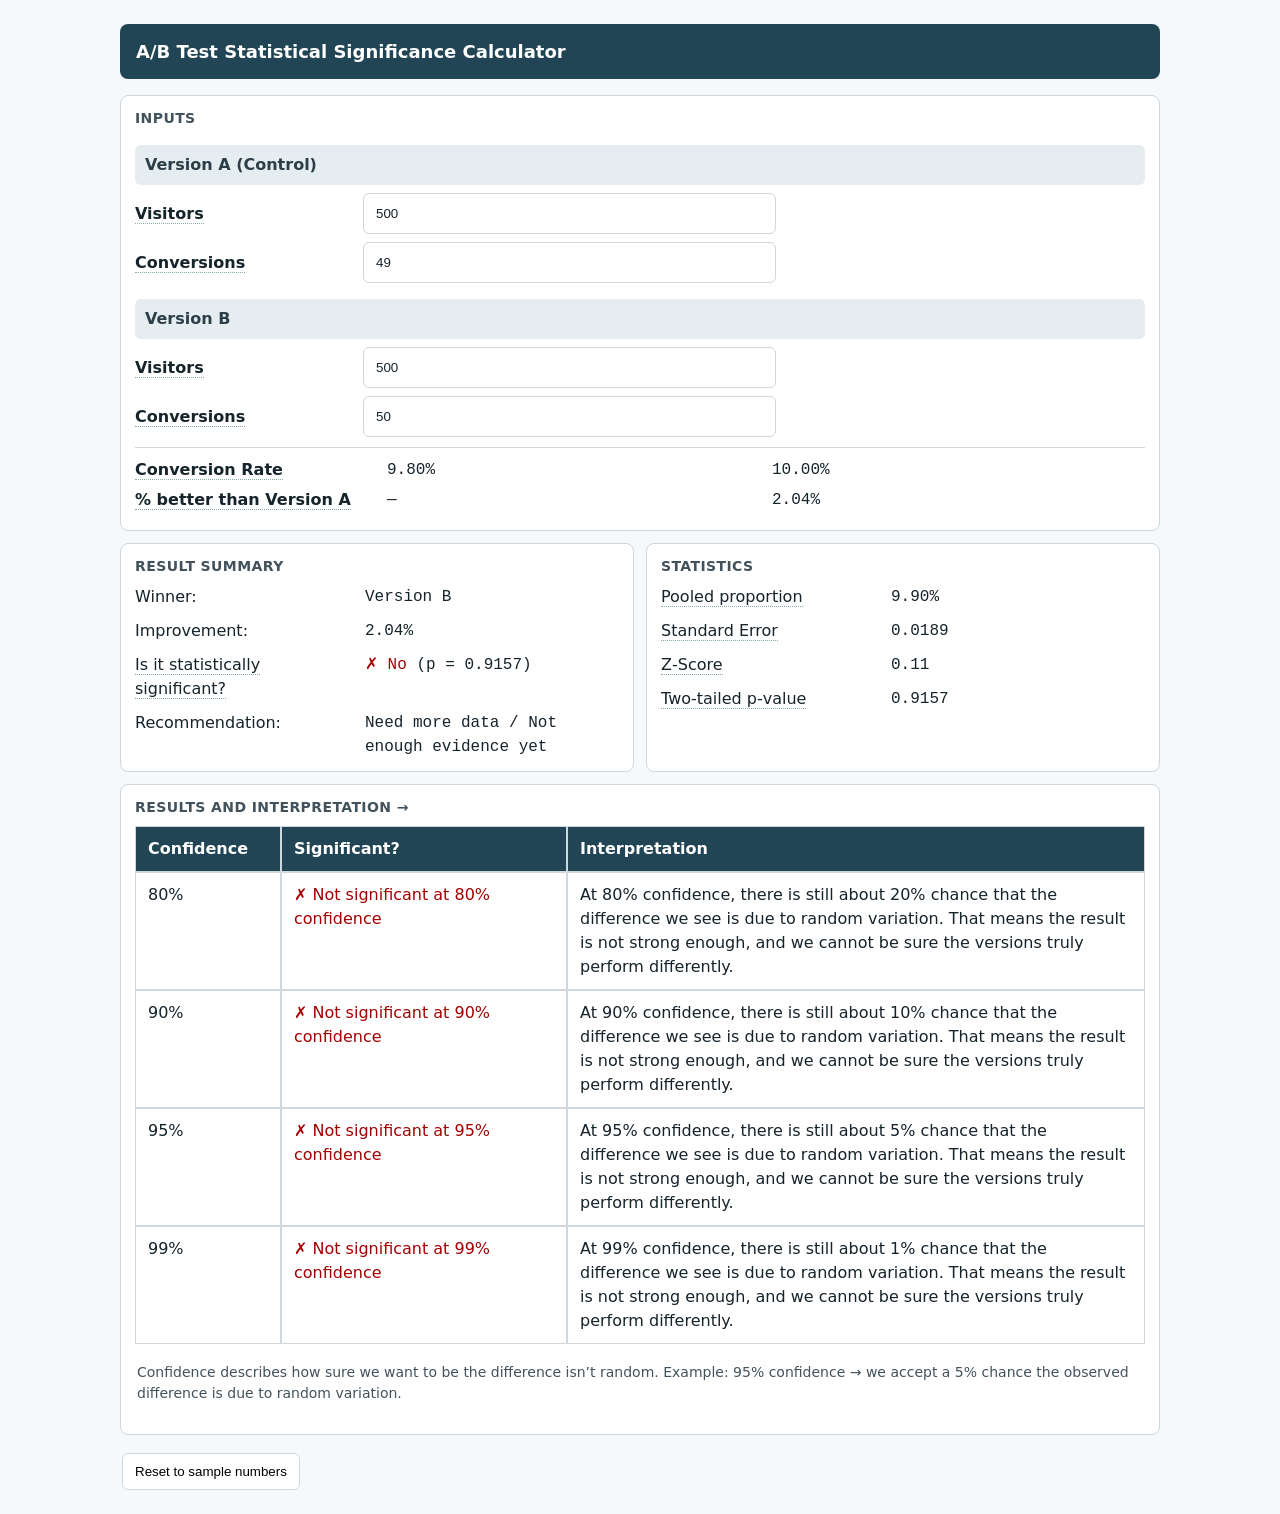
<file: ab_test_widget_hover_tooltips_wideTips.html>
<!doctype html>
<html lang="en">
<head>
  <meta charset="utf-8"/>
  <meta name="viewport" content="width=device-width, initial-scale=1"/>
  <title>A/B Test Significance Calculator (Web Widget)</title>
  <style>
    :root{
      --bg:#f6f9fb; --ink:#15232b; --muted:#42525c; --brand:#214554; --card:#fff; --border:#ced7dd;
      --accent:#0b6b44; --danger:#a40000; --focus:#2b8cff; --pill:#e6edf1; --accent-bg:#d5eddc; --danger-bg:#f9d7d6;
    }
    html,body{margin:0;background:var(--bg);color:var(--ink);font:16px/1.5 system-ui,Segoe UI,Roboto,Helvetica,Arial,sans-serif}
    .container{max-width:1040px;margin:24px auto;padding:0 16px}
    header{background:var(--brand);color:#fff;border-radius:8px;padding:14px 16px;margin-bottom:16px}
    header h1{margin:0;font-size:18px}

    .grid{display:grid;gap:12px}
    @media(min-width:860px){.grid{grid-template-columns:1fr 1fr}}

    .card{background:var(--card);border:1px solid var(--border);border-radius:8px;padding:12px 14px}
    .card h2{margin:0 0 8px 0;font-size:14px;color:var(--muted);font-weight:700;text-transform:uppercase;letter-spacing:.4px}

    /* Revert to original input sizing (not extra-wide, comfortable height) */
    .inputs{display:grid;grid-template-columns:220px 1fr 1fr;gap:8px;align-items:center}
    .inputs label{font-weight:600}
    .inputs .group{grid-column:1/-1;margin-top:8px;padding:8px 10px;background:var(--pill);border-radius:6px;color:#2c3e48;font-weight:700}

    input[type=number]{width:100%;padding:12px;border-radius:6px;border:1px solid var(--border);background:#fff;color:var(--ink)}
    input[type=number]:focus{outline:3px solid var(--focus);border-color:var(--focus)}
    input[type=number].err{border-color:var(--danger);background:#fff4f4}

    .row{display:grid;grid-template-columns:240px 1fr 1fr;gap:12px;align-items:center;margin:6px 0}
    .row .lbl{font-weight:700}
    .mono{font-variant-numeric:tabular-nums; font-family: ui-monospace, SFMono-Regular, Menlo, Consolas, "Liberation Mono", monospace}

    .summary{display:grid;grid-template-columns:220px 1fr;gap:10px}
    .table{border-collapse:separate;border-spacing:0;width:100%;margin-top:6px}
    .table th,.table td{border:1px solid var(--border);padding:10px 12px;vertical-align:top}
    .table th{background:var(--brand);color:#fff;text-align:left;font-weight:700}

    .ok{color:var(--accent)} .no{color:var(--danger)}
    .footer{margin:18px 2px;color:var(--muted);font-size:14px}
    .hr{height:1px;background:var(--border);margin:10px 0}
    .btn{appearance:none;border:1px solid var(--border);background:#fff;border-radius:6px;padding:10px 12px;cursor:pointer}
    .btn:hover{border-color:#b7c2c9} .btn:focus{outline:3px solid var(--focus)}

    /* Keyword hover/focus tooltips (no ? icons) */
    .tt{position:relative; border-bottom:1px dotted #8aa; cursor:help}
    .tt:focus{outline:2px solid var(--focus)}
    .tooltip{position:absolute; left:0; top:100%; margin-top:6px; background:#14212a; color:#fff; border-radius:6px; padding:10px 12px; max-width:560px; width:max-content; min-width:260px; font-size:14px; line-height:1.45; box-shadow:0 6px 18px rgba(0,0,0,.18); border:1px solid #0b1a22; z-index:20; display:none; white-space:normal}
    .tooltip .title{font-weight:700; display:block; margin-bottom:4px}
    .tooltip:before{content:""; position:absolute; left:12px; top:-6px; border:6px solid transparent; border-bottom-color:#0b1a22}
    .tooltip:after{content:""; position:absolute; left:12px; top:-5px; border:5px solid transparent; border-bottom-color:#14212a}
    .tooltip[data-show="true"]{display:block}
    @media (max-width:520px){ .tooltip{max-width:90vw} }
  </style>
</head>
<body>
  <div class="container">
    <header><h1>A/B Test Statistical Significance Calculator</h1></header>

    <section class="card" aria-labelledby="inputs-h2">
      <h2 id="inputs-h2">Inputs</h2>
      <div class="inputs">
        <div class="group">Version A (Control)</div>
        <label for="visA"><span class="tt" tabindex="0" data-tip-title="Visitors" data-tip="Number of users who saw each version.">Visitors</span></label>
        <input id="visA" name="visA" type="number" inputmode="numeric" min="0" step="1" value="500"/>
        <div></div>

        <label for="convA"><span class="tt" tabindex="0" data-tip-title="Conversions" data-tip="Number of users who completed the desired action (e.g., purchase, signup).">Conversions</span></label>
        <input id="convA" name="convA" type="number" inputmode="numeric" min="0" step="1" value="49"/>
        <div></div>

        <div class="group">Version B</div>
        <label for="visB"><span class="tt" tabindex="0" data-tip-title="Visitors" data-tip="Number of users who saw each version.">Visitors</span></label>
        <input id="visB" name="visB" type="number" inputmode="numeric" min="0" step="1" value="500"/>
        <div></div>

        <label for="convB"><span class="tt" tabindex="0" data-tip-title="Conversions" data-tip="Number of users who completed the desired action (e.g., purchase, signup).">Conversions</span></label>
        <input id="convB" name="convB" type="number" inputmode="numeric" min="0" step="1" value="50"/>
        <div></div>
      </div>

      <div class="hr" role="separator" aria-hidden="true"></div>

      <div class="row"><div class="lbl"><span class="tt" tabindex="0" data-tip-title="Conversion rate" data-tip="Conversions / Visitors (for each version). Shows the percent of visitors who converted.">Conversion Rate</span></div>
        <div class="mono" id="rateA" aria-live="polite">–</div>
        <div class="mono" id="rateB" aria-live="polite">–</div></div>
      <div class="row"><div class="lbl"><span class="tt" tabindex="0" data-tip-title="Relative improvement" data-tip="How much higher Version B's conversion rate is compared to Version A, as a percentage.">% better than Version A</span></div>
        <div class="mono">—</div>
        <div class="mono" id="lift" aria-live="polite">–</div></div>
    </section>

    <section class="grid" style="margin-top:12px">
      <div class="card" aria-labelledby="summary-h2">
        <h2 id="summary-h2">Result Summary</h2>
        <div class="summary">
          <div class="lbl">Winner:</div><div id="winner" class="mono" aria-live="polite">–</div>
          <div class="lbl">Improvement:</div><div id="improve" class="mono" aria-live="polite">–</div>
          <div class="lbl"><span class="tt" tabindex="0" data-tip-title="Statistical significance" data-tip="At 95% confidence, a p-value below 0.05 suggests the difference is unlikely due to random variation.">Is it statistically significant?</span></div><div id="sig95" class="mono" aria-live="polite">–</div>
          <div class="lbl">Recommendation:</div><div id="rec" class="mono" aria-live="polite">–</div>
        </div>
      </div>
      <div class="card" aria-labelledby="stats-h2">
        <h2 id="stats-h2">Statistics</h2>
        <div class="summary">
          <div class="lbl"><span class="tt" tabindex="0" data-tip-title="Pooled proportion (p̂)" data-tip="(Conversions A + Conversions B) / (Visitors A + Visitors B). Used in the two‑proportion z‑test.">Pooled proportion</span></div><div id="pooled" class="mono" aria-live="polite">–</div>
          <div class="lbl"><span class="tt" tabindex="0" data-tip-title="Standard error (SE)" data-tip="SE = sqrt(p̂(1−p̂)(1/nA + 1/nB)). Measures expected random variation in the difference.">Standard Error</span></div><div id="se" class="mono" aria-live="polite">–</div>
          <div class="lbl"><span class="tt" tabindex="0" data-tip-title="Z‑score" data-tip="(Rate B − Rate A) / SE. How large the observed difference is relative to expected random variation.">Z‑Score</span></div><div id="z" class="mono" aria-live="polite">–</div>
          <div class="lbl"><span class="tt" tabindex="0" data-tip-title="Two‑tailed p‑value" data-tip="Probability of seeing a difference at least this extreme if there were truly no difference.">Two‑tailed p‑value</span></div><div id="p" class="mono" aria-live="polite">–</div>
        </div>
      </div>
    </section>

    <section class="card" style="margin-top:12px" aria-labelledby="interp-h2">
      <h2 id="interp-h2">Results and Interpretation →</h2>
      <table class="table" aria-describedby="interphelp">
        <thead>
          <tr>
            <th scope="col" style="width:120px">Confidence</th>
            <th scope="col" style="width:260px">Significant?</th>
            <th scope="col">Interpretation</th>
          </tr>
        </thead>
        <tbody id="tbody"></tbody>
      </table>
      <p id="interphelp" class="footer">Confidence describes how sure we want to be the difference isn’t random. Example: 95% confidence → we accept a 5% chance the observed difference is due to random variation.</p>
    </section>

    <div class="footer">
      <button class="btn" id="reset">Reset to sample numbers</button>
    </div>
  </div>

  <script>
    // Hover/focus tooltips bound to any element with class 'tt'
    function wireHoverTooltips(){
      document.querySelectorAll('.tt').forEach(el=>{
        let tip; const title = el.getAttribute('data-tip-title')||'Help';
        const text = el.getAttribute('data-tip')||'';
        const show = ()=>{ if(!tip){ tip = document.createElement('div'); tip.className='tooltip'; tip.innerHTML=`<span class='title'>${title}</span>${text}`; el.appendChild(tip);} tip.setAttribute('data-show','true'); };
        const hide = ()=>{ if(tip){ tip.setAttribute('data-show','false'); } };
        el.addEventListener('mouseenter', show); el.addEventListener('mouseleave', hide);
        el.addEventListener('focus', show); el.addEventListener('blur', hide);
        el.addEventListener('keydown', (e)=>{ if(e.key==='Escape') hide();});
      });
    }

    const $ = (sel)=>document.querySelector(sel);
    const fmtPct = (x, dp=2)=> isFinite(x) ? (100*x).toFixed(dp) + '%' : '—';

    function phi(x){
      const b1=0.319381530,b2=-0.356563782,b3=1.781477937,b4=-1.821255978,b5=1.330274429,p=0.2316419,c=0.39894228;
      const t=1/(1+p*Math.abs(x)); const z=c*Math.exp(-x*x/2)*((((b5*t+b4)*t+b3)*t+b2)*t+b1)*t; const res=1-z; return x>=0?res:1-res;
    }

    function compute(){
      const nA=Number($('#visA').value), xA=Number($('#convA').value), nB=Number($('#visB').value), xB=Number($('#convB').value);
      const errA = xA>nA || nA<0 || xA<0; const errB = xB>nB || nB<0 || xB<0;
      ['visA','convA','visB','convB'].forEach((id,i)=>{ const el=$('#'+id); const err = (i<2?errA:errB); el.classList.toggle('err', err);});
      if(errA||errB){ ['#rateA','#rateB','#lift','#winner','#improve','#sig95','#rec','#pooled','#se','#z','#p'].forEach(id=>$(id).textContent='—'); $('#tbody').innerHTML=''; return; }

      const pA = nA>0? xA/nA : NaN, pB = nB>0? xB/nB : NaN;
      $('#rateA').textContent = fmtPct(pA); $('#rateB').textContent = fmtPct(pB);
      const lift = (isFinite(pA)&&pA>0&&isFinite(pB)) ? (pB-pA)/pA : NaN; $('#lift').textContent = isFinite(lift)? (100*lift).toFixed(2)+'%' : '—';
      const pooled = (nA+nB)>0? (xA+xB)/(nA+nB) : NaN; const se = (isFinite(pooled)&&pooled>0&&pooled<1&&nA>0&&nB>0)? Math.sqrt(pooled*(1-pooled)*(1/nA+1/nB)) : NaN;
      const z = (isFinite(se)&&se>0&&isFinite(pA)&&isFinite(pB))? (pB - pA)/se : 0; const pval = isFinite(z)? 2*(1-phi(Math.abs(z))) : NaN;
      $('#pooled').textContent = fmtPct(pooled); $('#se').textContent = isFinite(se)? se.toFixed(4) : '—'; $('#z').textContent = isFinite(z)? z.toFixed(2) : '—'; $('#p').textContent = isFinite(pval)? pval.toFixed(4) : '—';

      const winner = (!isFinite(pA)||!isFinite(pB)||pA===pB)? 'Tie' : (pA>pB? 'Version A (Control)' : 'Version B');
      $('#winner').textContent = winner; $('#improve').textContent = isFinite(lift)? (100*lift).toFixed(2)+'%' : '—';
      const sig = isFinite(pval)&&pval<0.05; $('#sig95').innerHTML = sig? `<span class="ok">✓ Yes</span> (p = ${pval.toFixed(4)})` : `<span class="no">✗ No</span> (p = ${isFinite(pval)?pval.toFixed(4):'—'})`;
      $('#rec').textContent = sig? 'Consider adopting the winner' : 'Need more data / Not enough evidence yet';

      const tbody = $('#tbody'); tbody.innerHTML=''; const levels=[0.80,0.90,0.95,0.99];
      for(const conf of levels){ const chance=1-conf; const significant = isFinite(pval)&&pval<chance; const who = (!isFinite(pA)||!isFinite(pB)||pA===pB)? 'Both versions currently have the same conversion rate.' : ((pA>pB)? 'Version A (Control) currently has a higher conversion rate than Version B.' : 'Version B currently has a higher conversion rate than Version A (Control).');
        const sigText = significant? `At ${Math.round(conf*100)}% confidence, there is only about ${Math.round(chance*100)}% chance that the difference we see is due to random variation. That means the result is strong enough to trust, and it likely reflects a real difference between the versions. ${who}` : `At ${Math.round(conf*100)}% confidence, there is still about ${Math.round(chance*100)}% chance that the difference we see is due to random variation. That means the result is not strong enough, and we cannot be sure the versions truly perform differently.`;
        const tr=document.createElement('tr'); const td1=document.createElement('td'); td1.textContent=`${Math.round(conf*100)}%`;
        const td2=document.createElement('td'); td2.innerHTML = significant? `<span class="ok">✓ Significant at ${Math.round(conf*100)}% confidence</span>` : `<span class="no">✗ Not significant at ${Math.round(conf*100)}% confidence</span>`; const td3=document.createElement('td'); td3.textContent=sigText; tr.append(td1,td2,td3); tbody.appendChild(tr);
      }
    }

    ['#visA','#convA','#visB','#convB'].forEach(id=>{ document.querySelector(id).addEventListener('input', compute);});
    document.getElementById('reset').addEventListener('click', ()=>{ document.querySelector('#visA').value=500; document.querySelector('#convA').value=49; document.querySelector('#visB').value=500; document.querySelector('#convB').value=50; compute(); });

    // Init
    wireHoverTooltips(); compute();
  </script>
</body>
</html>
</file>
<file: css/style.css>
:root {
  --bg:           #f2f4f7;
  --surface:      #ffffff;
  --surface-2:    #f7f8fa;
  --surface-3:    #edf0f4;
  --border:       #dde1e8;
  --border-hover: #b8becb;
  --ink:          #111827;
  --ink-2:        #111827;
  --ink-3:        #1f2937;
  --brand:        #1a56db;
  --brand-dim:    rgba(26,86,219,.07);
  --brand-glow:   rgba(26,86,219,.2);
  --green:        #047857;
  --green-dim:    rgba(4,120,87,.07);
  --red:          #dc2626;
  --red-dim:      rgba(220,38,38,.07);
  --focus:        rgba(26,86,219,.25);
  --shadow-card:  0 1px 3px rgba(0,0,0,.07), 0 2px 8px rgba(0,0,0,.05);
  --tooltip-bg:   #ffffff;
  --tooltip-bdr:  #dde1e8;
  --tooltip-ink:        #111827;
  --tooltip-ink-strong: #111827;
  --radius-sm: 4px;
  --radius-md: 6px;
  --radius-lg: 8px;
  --font:      'DM Sans', system-ui, sans-serif;
  --mono:      'DM Mono', ui-monospace, monospace;
  --tr:        140ms cubic-bezier(.2,.8,.4,1);
  --text-xs:   14px;
  --text-sm:   15px;
  --text-md:   17px;
  --text-lg:   19px;
  --text-xl:   21px;
  --text-title: 32px;
}

*, *::before, *::after { box-sizing: border-box; margin: 0; padding: 0; }
html, body {
  background: var(--bg); color: var(--ink);
  font-family: var(--font); font-size: var(--text-lg); line-height: 1.6;
  min-height: 100vh; -webkit-font-smoothing: antialiased;
}

/* ── Layout ── */
.container { padding: 25px 40px 72px; }

/* ── Page controls ── */
.language-toggle {
  display: inline-flex;
  align-items: center;
  justify-content: center;
  min-width: 64px;
  height: 44px;
  padding: 0 16px;
  background: var(--surface);
  border: 1px solid var(--border);
  border-radius: var(--radius-md);
  color: var(--ink);
  font-family: var(--font);
  font-size: var(--text-md);
  font-weight: 600;
  cursor: pointer;
  box-shadow: var(--shadow-card);
  transition: background var(--tr), border-color var(--tr), box-shadow var(--tr);
  flex: 0 0 auto;
}
.language-toggle:hover {
  background: var(--surface-2);
  border-color: var(--border-hover);
}
.language-toggle:focus {
  outline: none;
  box-shadow: 0 0 0 3px var(--focus), var(--shadow-card);
}
#lang-toggle .lbl-to-fr { display: inline; }
#lang-toggle .lbl-to-en { display: none; }
[data-lang="fr"] #lang-toggle .lbl-to-fr { display: none; }
[data-lang="fr"] #lang-toggle .lbl-to-en { display: inline; }

/* ── i18n — language switching for static text is handled entirely in CSS via data-lang on <html>.
   JS-rendered strings use s().key from the STRINGS object in script.js instead. ── */
[data-i18n-fr] { display: none !important; }
[data-lang="fr"] [data-i18n-en] { display: none !important; }
[data-lang="fr"] [data-i18n-fr] { display: revert !important; }
/* revert drops inline-block/block author values back to UA "inline" for spans — fix the two affected cases */
[data-lang="fr"] .field-hint[data-i18n-fr] { display: block !important; }

/* ── Breadcrumb ── */
.breadcrumb { padding: 20px 0; margin-bottom: 32px; border-bottom: 1px solid var(--border); }
.breadcrumb a {
  font-size: var(--text-xs); font-weight: 400; color: var(--brand);
  text-decoration: none; display: inline-flex; align-items: center; gap: 5px;
}
.breadcrumb a:hover { text-decoration: underline; }
.breadcrumb a:focus { outline: 2px solid var(--brand); outline-offset: 2px; border-radius: 2px; }

/* ── Tool section ── */
.tool-section { margin-bottom: 56px; }
.tool-section-header {
  display: flex;
  align-items: flex-start;
  justify-content: space-between;
  gap: 20px;
  margin-bottom: 28px; padding-bottom: 24px;
  border-bottom: 1px solid var(--border);
}
.tool-section-title {
  position: relative;
  flex: 1 1 auto;
  min-width: 0;
  padding-left: 18px;
}
.tool-section-title::before {
  content: '';
  position: absolute;
  left: 0;
  top: 2px;
  width: 4px;
  height: calc(100% - 4px);
  min-height: 48px;
  border-radius: var(--radius-sm);
  background: var(--brand);
}
.tool-section-header h1 {
  font-size: var(--text-title); font-weight: 700; color: var(--ink);
  letter-spacing: -.015em; margin-bottom: 8px; line-height: 1.2;
}
.tool-section-header p {
  font-size: var(--text-lg); font-weight: 400; color: var(--ink-2);
  max-width: none; line-height: 1.6; margin: 0;
}
@media (max-width: 620px) {
  .tool-section-header {
    gap: 14px;
  }
  .language-toggle {
    min-width: 46px;
    height: 36px;
    padding: 0 12px;
  }
}

/* ── Card ── */
.card {
  background: var(--surface); border: 1px solid var(--border);
  border-radius: var(--radius-lg); box-shadow: var(--shadow-card); overflow: visible;
  transition: border-color var(--tr);
}
.card:hover { border-color: var(--border-hover); }
.card-header {
  display: flex; align-items: center; gap: 10px;
  padding: 16px 24px; border-bottom: 1px solid var(--border);
  background: var(--surface-2);
  border-radius: var(--radius-lg) var(--radius-lg) 0 0;
}
.card-icon { width: 28px; height: 28px; border-radius: var(--radius-sm); display: flex; align-items: center; justify-content: center; font-size: var(--text-xs); flex-shrink: 0; }
.card-icon.blue  { background: var(--brand-dim); color: var(--brand); }
.card-icon.green { background: var(--green-dim); color: var(--green); }
.card-icon.gray  { background: var(--surface-3); color: var(--ink-2); }
.card-title { font-size: var(--text-lg); font-weight: 500; color: var(--ink); letter-spacing: .005em; }
.card-body { padding: 24px; }

/* ── Grids ── */
.versions-grid { display: grid; gap: 20px; }
@media (min-width: 720px) { .versions-grid { grid-template-columns: 1fr 1fr; } }

/* ── Version cards ── */
.version-card {
  background: var(--surface); border: 1px solid var(--border);
  border-radius: var(--radius-lg); overflow: visible; box-shadow: var(--shadow-card);
  transition: border-color var(--tr);
}
.version-card:hover { border-color: var(--border-hover); }
.version-card.version-a { border-left: 3px solid var(--brand); }
.version-card.version-b { border-left: 3px solid var(--green); }
.version-card.version-a .version-bar { background: rgba(26,86,219,.04); border-bottom: 1px solid var(--border); }
.version-card.version-b .version-bar { background: rgba(4,120,87,.04); border-bottom: 1px solid var(--border); }
.version-bar { padding: 14px 22px; display: flex; align-items: center; gap: 10px; }
.version-dot { width: 10px; height: 10px; border-radius: 50%; flex-shrink: 0; }
.version-a .version-dot { background: var(--brand); }
.version-b .version-dot { background: var(--green); }
.version-label { font-size: var(--text-sm); font-weight: 600; letter-spacing: 0; }
.version-a .version-label { color: var(--brand); }
.version-b .version-label { color: var(--green); }
.version-tag {
  margin-left: auto; font-size: var(--text-sm); font-weight: 500;
  padding: 2px 10px; border-radius: var(--radius-sm);
  border: 1px solid transparent;
}
.version-a .version-tag { color: var(--brand); background: var(--brand-dim); border-color: rgba(26,86,219,.22); }
.version-b .version-tag { color: var(--green); background: var(--green-dim); border-color: rgba(4,120,87,.22); }
.version-fields { padding: 22px 22px 24px; }

/* ── Fields ── */
.field { margin-bottom: 24px; }
.field:last-child { margin-bottom: 0; }
.field-label { display: block; font-size: var(--text-md); font-weight: 500; color: var(--ink); margin-bottom: 7px; }
.field-hint  { display: block; font-size: var(--text-sm); font-weight: 400; color: var(--ink-3); margin-top: 6px; line-height: 1.4; }

input[type=number] {
  width: 100%; padding: 13px 16px;
  background: var(--surface); border: 1.5px solid var(--border);
  border-radius: var(--radius-md); color: var(--ink);
  font-family: var(--mono); font-size: var(--text-xl);
  transition: border-color var(--tr), box-shadow var(--tr), background var(--tr);
  -moz-appearance: textfield;
}
input[type=number]::-webkit-inner-spin-button,
input[type=number]::-webkit-outer-spin-button { -webkit-appearance: none; }
input[type=number]:hover { border-color: var(--border-hover); }
input[type=number]:focus { outline: none; border-color: var(--brand); background: #fff; box-shadow: 0 0 0 3px var(--focus); }
input[type=number].err { border-color: rgba(220,38,38,.5); background: rgba(220,38,38,.03); box-shadow: 0 0 0 3px rgba(220,38,38,.12); }

/* ── Rate badge ── */
.rate-badge {
  display: flex; align-items: center; justify-content: space-between;
  margin-top: 18px; padding: 12px 16px; border-radius: var(--radius-md);
}
.version-a .rate-badge { background: rgba(26,86,219,.09); border: 1px solid rgba(26,86,219,.28); }
.version-b .rate-badge { background: rgba(4,120,87,.09); border: 1px solid rgba(4,120,87,.28); }
.rate-badge-label { font-size: var(--text-sm); font-weight: 400; color: var(--ink-2); letter-spacing: 0; }
.rate-badge-value { font-family: var(--mono); font-size: var(--text-title); font-weight: 500; letter-spacing: -.01em; }
.version-a .rate-badge-value { color: var(--brand); }
.version-b .rate-badge-value { color: var(--green); }

/* ── Winner block ── */
.winner-block { border-radius: var(--radius-md); padding: 16px 14px; margin-bottom: 20px; }
.winner-block.tie            { background: var(--surface-3); border: 1px solid var(--border); }
.winner-block.version-a-wins { background: var(--brand-dim); border: 1px solid rgba(26,86,219,.2); }
.winner-block.version-b-wins { background: var(--green-dim); border: 1px solid rgba(4,120,87,.2); }
.winner-name { font-size: var(--text-xl); font-weight: 600; color: var(--ink); line-height: 1.3; }
.winner-desc { font-size: var(--text-md); font-weight: 400; color: var(--ink-2); margin-top: 4px; }
.winner-desc:empty { display: none; }

/* ── Result rows ── */
.result-row { display: flex; align-items: center; justify-content: space-between; padding: 15px 0; border-bottom: 1px solid var(--border); gap: 16px; }
.result-row:last-of-type { border-bottom: none; }
.result-key { font-size: var(--text-md); font-weight: 400; color: var(--ink-2); flex-shrink: 0; }
.result-val { font-family: var(--mono); font-size: var(--text-xl); color: var(--ink); font-weight: 400; text-align: right; }
.result-val.positive { color: var(--green); }
.result-val.negative { color: var(--red); }

/* ── Statistical details ── */
.adv-details { margin-top: 4px; border-top: 1px solid var(--border); }
.adv-details summary {
  display: flex; align-items: center; gap: 8px;
  font-size: var(--text-md); font-weight: 500; color: var(--ink);
  cursor: pointer; padding: 16px 0 0;
  list-style: none; user-select: none; transition: color var(--tr);
}
.adv-details summary::-webkit-details-marker { display: none; }
.adv-details summary::before { content: '▶'; font-size: 9px; transition: transform var(--tr); display: inline-block; }
.adv-details[open] summary::before { transform: rotate(90deg); }
.adv-details summary:hover { color: var(--ink-2); }
.adv-details summary:focus { outline: none; color: var(--brand); }

/* ── Stat grid ── */
.stat-grid { display: grid; grid-template-columns: 1fr 1fr; gap: 1px; background: var(--border); border-radius: var(--radius-md); overflow: visible; margin-top: 14px; }
.stat-cell { background: var(--surface-2); padding: 16px 18px; transition: background var(--tr); }
.stat-cell:hover { background: var(--surface-3); }
.stat-cell-label { font-size: var(--text-sm); font-weight: 400; color: var(--ink-3); letter-spacing: 0; margin-bottom: 6px; }
.stat-cell-value { font-family: var(--mono); font-size: var(--text-lg); font-weight: 400; color: var(--ink); }

/* ── Interpretation table ── */
.interp-table { width: 100%; border-collapse: collapse; min-width: 1780px; }
.interp-table thead th { padding: 13px 16px; text-align: left; font-size: var(--text-md); font-weight: 500; letter-spacing: 0; color: var(--ink-3); border-bottom: 2px solid var(--border); background: var(--surface-2); }
.interp-table tbody tr { border-bottom: 1px solid var(--border); transition: background var(--tr); }
.interp-table tbody tr:last-child { border-bottom: none; }
.interp-table tbody tr:hover { background: var(--surface-2); }
.interp-table th,
.interp-table td { white-space: nowrap; }
.interp-table td { padding: 15px 16px; vertical-align: top; font-size: var(--text-md); color: var(--ink-2); line-height: 1.55; }
.interp-table td:first-child { font-family: var(--mono); font-size: var(--text-lg); font-weight: 500; color: var(--ink); white-space: nowrap; width: 72px; }
.interp-table td:nth-child(2) { width: 160px; }
.interp-table td:nth-child(3) { font-size: var(--text-md); }
.interp-help { padding: 15px 18px; border-top: 1px solid var(--border); }
.interp-help p { font-size: var(--text-md); color: var(--ink-3); line-height: 1.6; }
.tsig { display: inline-flex; align-items: center; gap: 6px; font-family: var(--font); font-size: var(--text-md); font-weight: 500; }
.tsig.ok { color: var(--green); }
.tsig.no { color: var(--red); }
.tsig::before { content: ''; width: 7px; height: 7px; border-radius: 50%; background: currentColor; flex-shrink: 0; }
@media (max-width: 1800px) {
  .interp-table {
    min-width: 1080px;
    table-layout: fixed;
  }
  .interp-table th:nth-child(1),
  .interp-table td:nth-child(1) { width: 96px; }
  .interp-table th:nth-child(2),
  .interp-table td:nth-child(2) { width: 150px; }
  .interp-table th:nth-child(4),
  .interp-table td:nth-child(4) { width: 210px; }
  .interp-table td:nth-child(3),
  .interp-table td:nth-child(4),
  .interp-table td:nth-child(5) {
    white-space: normal;
  }
}

/* ── Tooltips ── */
.tt { position: relative; border-bottom: 0; cursor: help; }
.tt:focus { outline: 2px solid var(--brand); border-radius: 2px; }
.tooltip { position: absolute; left: 0; top: calc(100% + 8px); background: var(--tooltip-bg); border: 1px solid var(--tooltip-bdr); border-radius: var(--radius-md); padding: 12px 14px; max-width: 360px; min-width: 240px; width: max-content; font-size: var(--text-xs); line-height: 1.6; color: var(--tooltip-ink); box-shadow: 0 4px 16px rgba(0,0,0,.1); z-index: 100; display: none; white-space: normal; font-family: var(--font); }
.tooltip .title { font-weight: 600; color: var(--tooltip-ink-strong); display: block; margin-bottom: 4px; font-size: var(--text-xs); }
.tooltip::before { content: ''; position: absolute; left: 12px; top: -5px; width: 8px; height: 8px; background: var(--tooltip-bg); border-left: 1px solid var(--tooltip-bdr); border-top: 1px solid var(--tooltip-bdr); transform: rotate(45deg); }
.tooltip[data-show="true"] { display: block; }
@media (max-width: 520px) { .tooltip { max-width: 88vw; } }

/* ── Spacing ── */
.section { margin-bottom: 20px; }

/* ── Site footer ── */
.site-footer { background: var(--surface); border-top: 1px solid var(--border); }
.site-footer-inner { padding: 20px 40px; display: flex; align-items: center; justify-content: space-between; gap: 12px; flex-wrap: wrap; }
.footer-copy { font-size: var(--text-xs); font-weight: 400; color: var(--ink-3); }

/* ── Flash ── */
@keyframes flash { 0%{opacity:.2} 100%{opacity:1} }
.updated { animation: flash .3s ease; }
</file>
